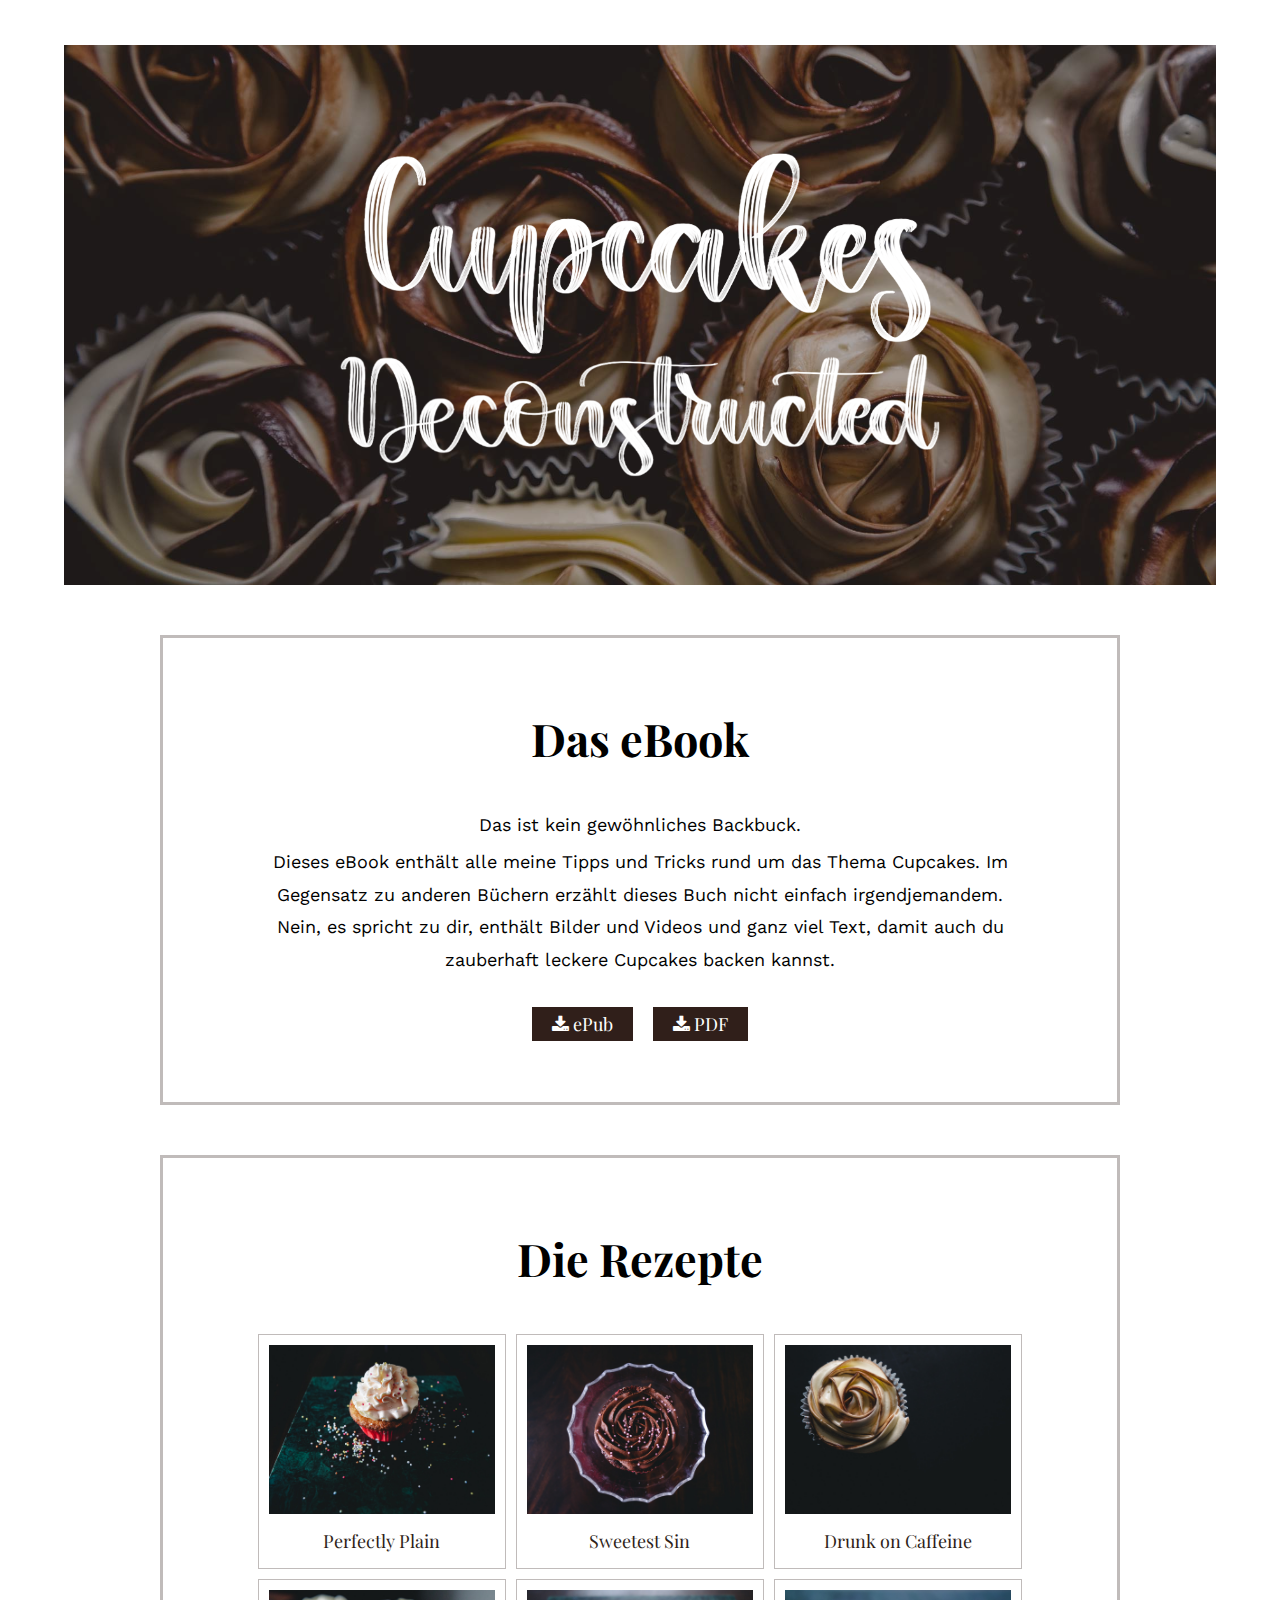
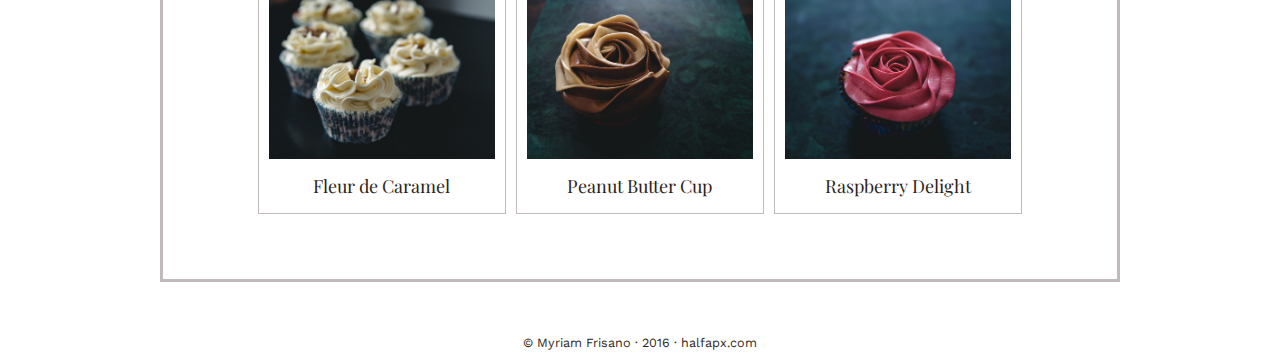
<file: index.html>
<!DOCTYPE html>
<html lang="de">
  <head>
    <meta charset="UTF-8">
    <meta http-equiv="expires" content="43200">
    <title>Cupcakes Deconstructed - Das eBook</title>
    <meta name="description" content="Die Website für das Cupcake Projekt von Myriam Frisano. Rezepte und ein interaktives eBook erwarten dich.">
    <meta name="viewport" content="width=device-width, initial-scale=1">
    <meta name="author" content="Myriam Frisano">
    <link rel="stylesheet" href="css/main.css">
    <link href="https://fonts.googleapis.com/css?family=Playfair+Display:400,400i,700,700i|Work+Sans:300" rel="stylesheet">
  </head>
  <!-- head end-->
  <body class="home">
    <header class="main-head"><img src="img/title.png"></header>
    <div class="content">
      <div class="container">
        <section>
          <h1>Das eBook</h1>
          <p>Das ist kein gewöhnliches Backbuck.</p>
          <p>Dieses eBook enthält alle meine Tipps und Tricks rund um das Thema Cupcakes. Im Gegensatz zu anderen Büchern erzählt dieses Buch nicht einfach irgendjemandem. Nein, es spricht zu dir, enthält Bilder und Videos und ganz viel Text, damit auch du zauberhaft leckere Cupcakes backen kannst.</p><br>
          <p><a class="btn" href="http://bit.ly/2iuCPLY" target="_blank"><i class="fa fa-download"></i> ePub</a><a class="btn" href="http://bit.ly/2hpx8Tk" target="_blank"><i class="fa fa-download"></i> PDF</a></p>
        </section>
        <section>
          <h1>Die Rezepte</h1>
          <div class="box-wrapper">
            <div id="plain"><a href="perfectly-plain.html"><img src="img/plain.jpg"><span class="name">Perfectly Plain</span></a></div>
            <div id="sin"><a href="sweetest-sin.html"><img src="img/sin.jpg"><span class="name">Sweetest Sin</span></a></div>
            <div id="drunk"><a href="drunk-on-caffeine.html"><img src="img/drunk.jpg"><span class="name">Drunk on Caffeine</span></a></div>
            <div id="caramel"><a href="fleur-de-caramel.html"><img src="img/caramel.jpg"><span class="name">Fleur de Caramel</span></a></div>
            <div id="pb"><a href="peanut-butter-cup.html"><img src="img/pb.jpg"><span class="name">Peanut Butter Cup</span></a></div>
            <div id="poppy"><a href="raspberry-delight.html"><img src="img/poppy.jpg"><span class="name">Raspberry Delight</span></a></div>
          </div>
        </section>
      </div>
    </div>
    <div class="foot">
      <p>&copy; Myriam Frisano &middot; 2016 &middot; <a href="http://halfapx.com" target="_blank">halfapx.com</a></p>
    </div>
    <script src="js/scripts.min.js"></script>
    <script>
    (function(i,s,o,g,r,a,m){i['GoogleAnalyticsObject']=r;i[r]=i[r]||function(){
    (i[r].q=i[r].q||[]).push(arguments)},i[r].l=1*new Date();a=s.createElement(o),
    m=s.getElementsByTagName(o)[0];a.async=1;a.src=g;m.parentNode.insertBefore(a,m)
    })(window,document,'script','//www.google-analytics.com/analytics.js','ga');
    ga('create', 'UA-64184849-1', 'auto');
     ga('send', 'pageview');
    </script>
  </body>
  <!-- body end-->
</html>
<!-- html end-->
</file>
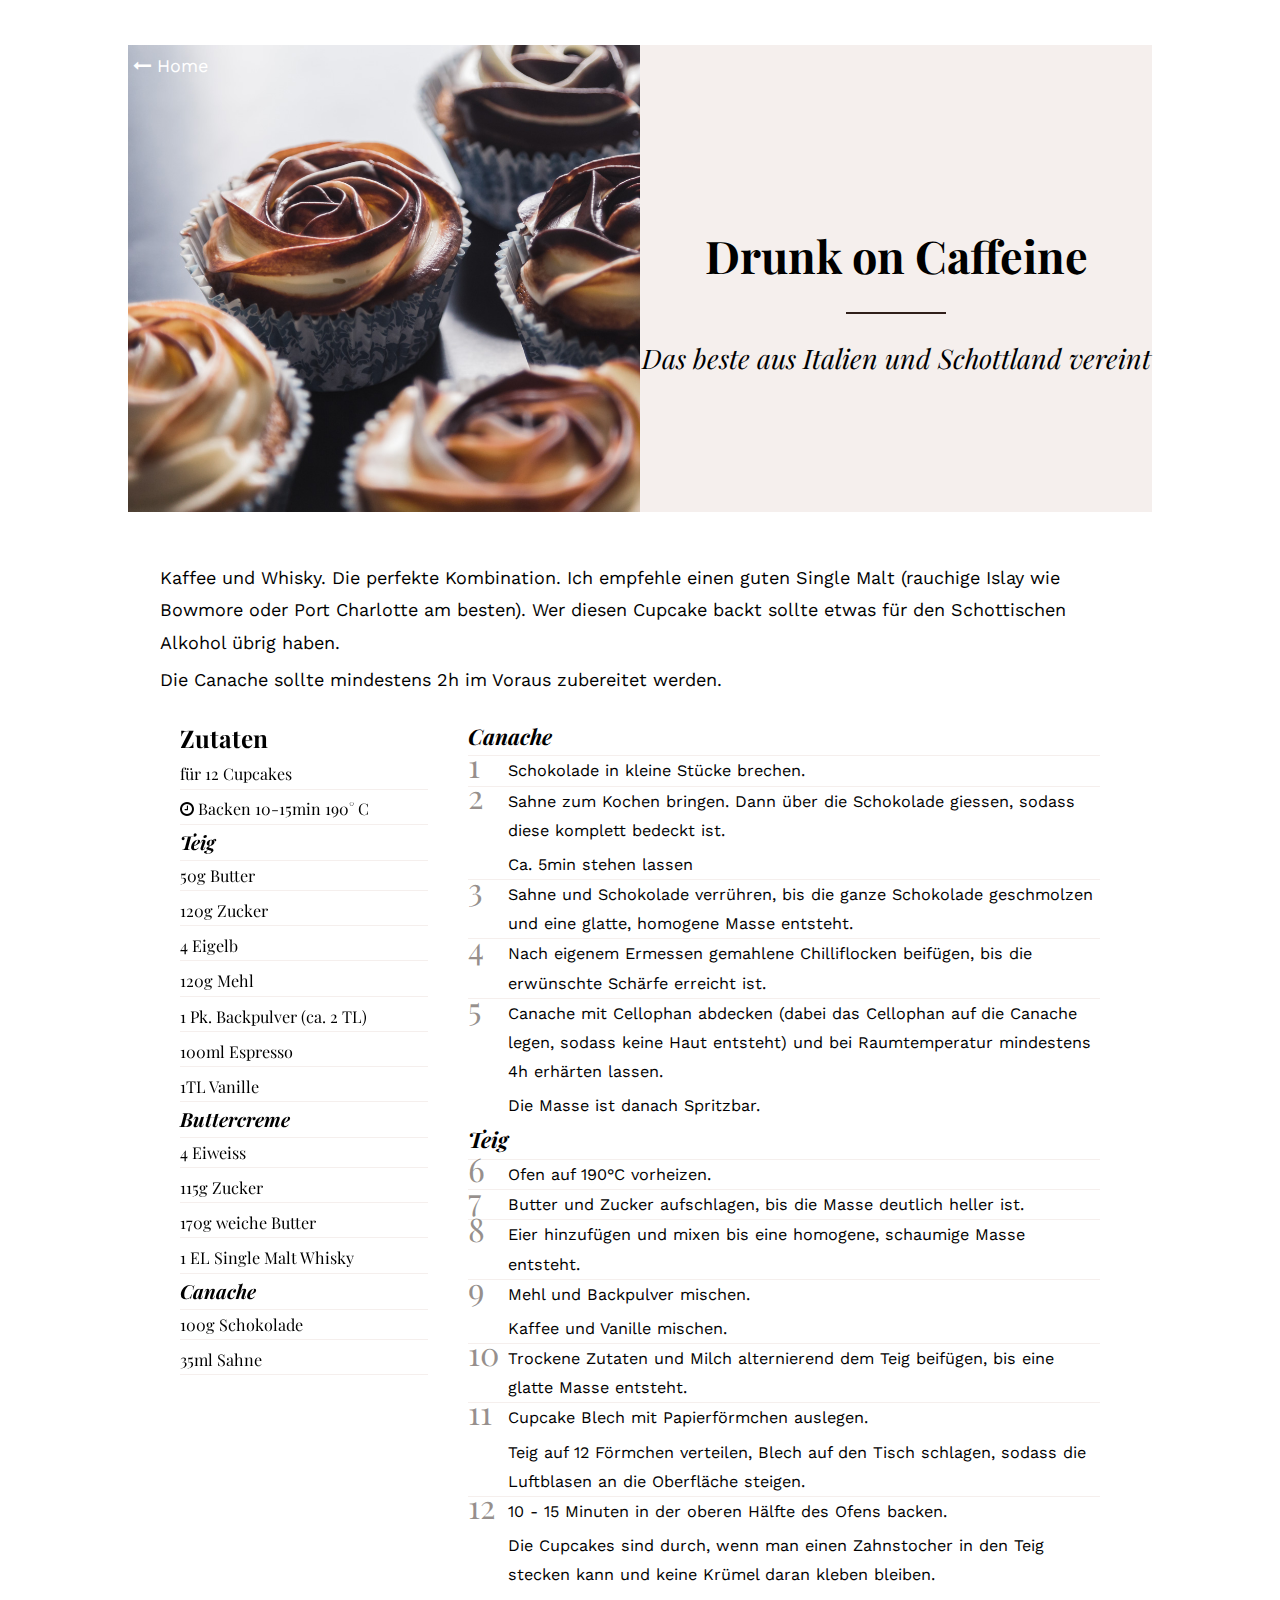
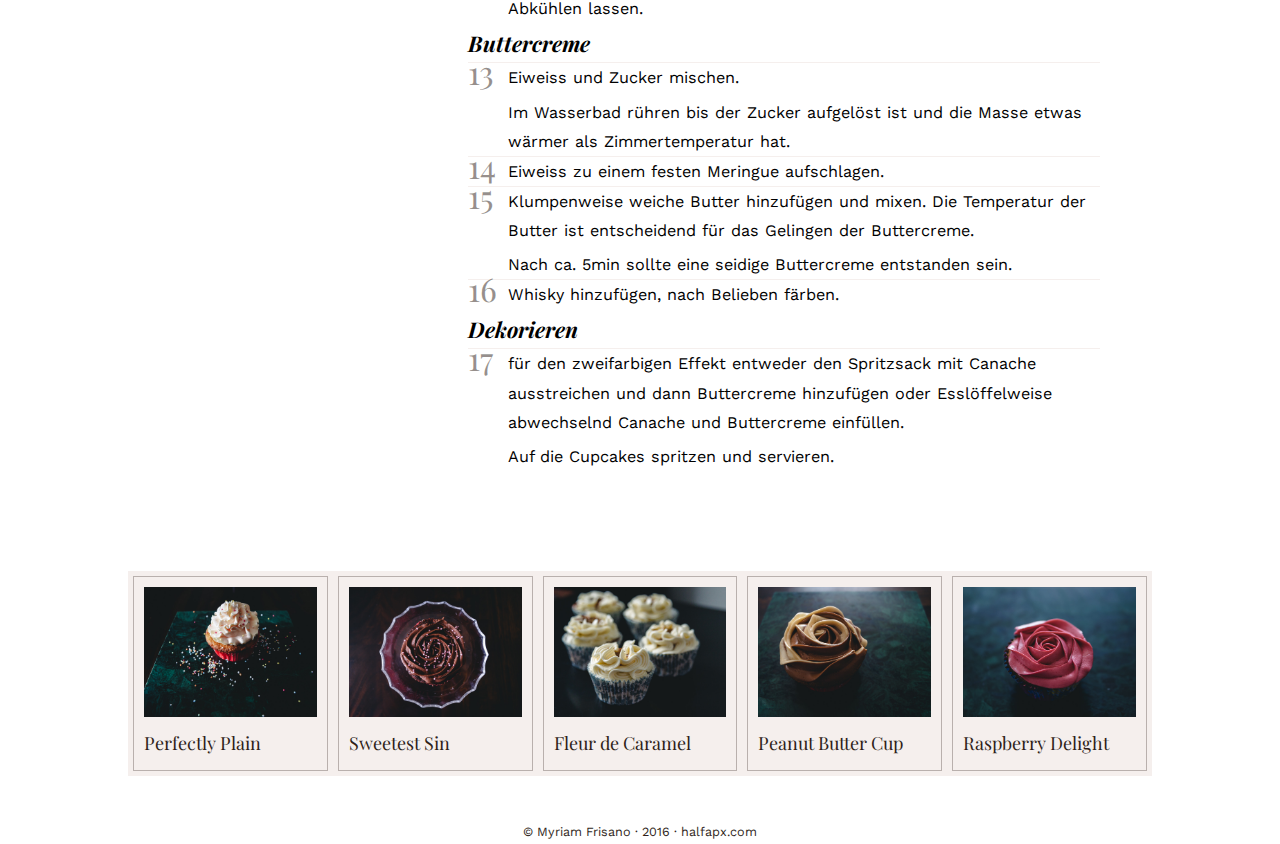
<file: drunk-on-caffeine.html>
<!DOCTYPE html>
<html lang="de">
  <head>
    <meta charset="UTF-8">
    <meta http-equiv="expires" content="43200">
    <title>Cupcakes Deconstructed - Das eBook</title>
    <meta name="description" content="Die Website für das Cupcake Projekt von Myriam Frisano. Rezepte und ein interaktives eBook erwarten dich.">
    <meta name="viewport" content="width=device-width, initial-scale=1">
    <meta name="author" content="Myriam Frisano">
    <link rel="stylesheet" href="css/main.css">
    <link href="https://fonts.googleapis.com/css?family=Playfair+Display:400,400i,700,700i|Work+Sans:300" rel="stylesheet">
  </head>
  <!-- head end-->
  <body class="drunk">
    <header class="recipe-head">
      <div><a href="index.html"><i class="fa fa-long-arrow-left"></i> Home</a><img src="img/drunk-main.jpg"></div>
      <div>
        <div class="title">
          <h1>Drunk on Caffeine</h1>
          <h2>Das beste aus Italien und Schottland vereint</h2>
        </div>
      </div>
    </header>
    <div class="content">
      <div class="container">
        <div class="teaser">
          <p>Kaffee und Whisky. Die perfekte Kombination. Ich empfehle einen guten Single Malt (rauchige Islay wie Bowmore oder Port Charlotte am besten). Wer diesen Cupcake backt sollte etwas für den Schottischen Alkohol übrig haben.</p>
          <p>Die Canache sollte mindestens 2h im Voraus zubereitet werden.</p>
        </div>
        <div class="recipe-wrapper">
          <div class="ingredients">
            <h3>Zutaten</h3>
            <p class="small"><span>für 12 Cupcakes</span></p>
            <p class="small"><i class="fa fa-clock-o"></i><span> Backen 10-15min 190° C</span></p>
            <h4>Teig</h4>
            <p>50g Butter</p>
            <p>120g Zucker</p>
            <p>4 Eigelb</p>
            <p>120g Mehl</p>
            <p>1 Pk. Backpulver (ca. 2 TL)</p>
            <p>100ml Espresso</p>
            <p>1TL Vanille</p>
            <h4>Buttercreme</h4>
            <p>4 Eiweiss</p>
            <p>115g Zucker</p>
            <p>170g weiche Butter</p>
            <p>1 EL Single Malt Whisky</p>
            <h4>Canache</h4>
            <p>100g Schokolade</p>
            <p>35ml Sahne</p>
          </div>
          <div class="directions">
            <h4>Canache</h4>
            <div class="step">
              <p>Schokolade in kleine Stücke brechen.</p>
            </div>
            <div class="step">
              <p>Sahne zum Kochen bringen. Dann über die Schokolade giessen, sodass diese komplett bedeckt ist.</p>
              <p>Ca. 5min stehen lassen</p>
            </div>
            <div class="step">
              <p>Sahne und Schokolade verrühren, bis die ganze Schokolade geschmolzen und eine glatte, homogene Masse entsteht.</p>
            </div>
            <div class="step">
              <p>Nach eigenem Ermessen gemahlene Chilliflocken beifügen, bis die erwünschte Schärfe erreicht ist.</p>
            </div>
            <div class="step">
              <p>Canache mit Cellophan abdecken (dabei das Cellophan auf die Canache legen, sodass keine Haut entsteht) und bei Raumtemperatur mindestens 4h erhärten lassen.</p>
              <p>Die Masse ist danach Spritzbar.</p>
            </div>
            <h4>Teig</h4>
            <div class="step">
              <p>Ofen auf 190°C vorheizen.</p>
            </div>
            <div class="step">
              <p>Butter und Zucker aufschlagen, bis die Masse deutlich heller ist.</p>
            </div>
            <div class="step">
              <p>Eier hinzufügen und mixen bis eine homogene, schaumige Masse entsteht.</p>
            </div>
            <div class="step">
              <p>Mehl und Backpulver mischen.</p>
              <p>Kaffee und Vanille mischen.</p>
            </div>
            <div class="step">
              <p>Trockene Zutaten und Milch alternierend dem Teig beifügen, bis eine glatte Masse entsteht.</p>
            </div>
            <div class="step">
              <p>Cupcake Blech mit Papierförmchen auslegen.</p>
              <p>Teig auf 12 Förmchen verteilen, Blech auf den Tisch schlagen, sodass die Luftblasen an die Oberfläche steigen.</p>
            </div>
            <div class="step">
              <p>10 - 15 Minuten in der oberen Hälfte des Ofens backen.</p>
              <p>Die Cupcakes sind durch, wenn man einen Zahnstocher in den Teig stecken kann und keine Krümel daran kleben bleiben.</p>
              <p>Abkühlen lassen.</p>
            </div>
            <h4>Buttercreme</h4>
            <div class="step">
              <p>Eiweiss und Zucker mischen.</p>
              <p>Im Wasserbad rühren bis der Zucker aufgelöst ist und die Masse etwas wärmer als Zimmertemperatur hat.</p>
            </div>
            <div class="step">
              <p>Eiweiss zu einem festen Meringue aufschlagen.</p>
            </div>
            <div class="step">
              <p>Klumpenweise weiche Butter hinzufügen und mixen. Die Temperatur der Butter ist entscheidend für das Gelingen der Buttercreme.</p>
              <p>Nach ca. 5min sollte eine seidige Buttercreme entstanden sein.</p>
            </div>
            <div class="step">
              <p>Whisky hinzufügen, nach Belieben färben.</p>
            </div>
            <h4>Dekorieren</h4>
            <div class="step">
              <p>für den zweifarbigen Effekt entweder den Spritzsack mit Canache ausstreichen und dann Buttercreme hinzufügen oder Esslöffelweise abwechselnd Canache und Buttercreme einfüllen.</p>
              <p>Auf die Cupcakes spritzen und servieren.</p>
            </div>
          </div>
        </div>
      </div>
    </div>
    <div class="more">
      <div class="box-wrapper">
        <div id="plain"><a href="perfectly-plain.html"><img src="img/plain.jpg"><span class="name">Perfectly Plain</span></a></div>
        <div id="sin"><a href="sweetest-sin.html"><img src="img/sin.jpg"><span class="name">Sweetest Sin</span></a></div>
        <div id="drunk"><a href="drunk-on-caffeine.html"><img src="img/drunk.jpg"><span class="name">Drunk on Caffeine</span></a></div>
        <div id="caramel"><a href="fleur-de-caramel.html"><img src="img/caramel.jpg"><span class="name">Fleur de Caramel</span></a></div>
        <div id="pb"><a href="peanut-butter-cup.html"><img src="img/pb.jpg"><span class="name">Peanut Butter Cup</span></a></div>
        <div id="poppy"><a href="raspberry-delight.html"><img src="img/poppy.jpg"><span class="name">Raspberry Delight</span></a></div>
      </div>
    </div>
    <div class="foot">
      <p>&copy; Myriam Frisano &middot; 2016 &middot; <a href="http://halfapx.com" target="_blank">halfapx.com</a></p>
    </div>
    <script src="js/scripts.min.js"></script>
    <script>
    (function(i,s,o,g,r,a,m){i['GoogleAnalyticsObject']=r;i[r]=i[r]||function(){
    (i[r].q=i[r].q||[]).push(arguments)},i[r].l=1*new Date();a=s.createElement(o),
    m=s.getElementsByTagName(o)[0];a.async=1;a.src=g;m.parentNode.insertBefore(a,m)
    })(window,document,'script','//www.google-analytics.com/analytics.js','ga');
    ga('create', 'UA-64184849-1', 'auto');
     ga('send', 'pageview');
    </script>
  </body>
  <!-- body end-->
</html>
<!-- html end-->
</file>
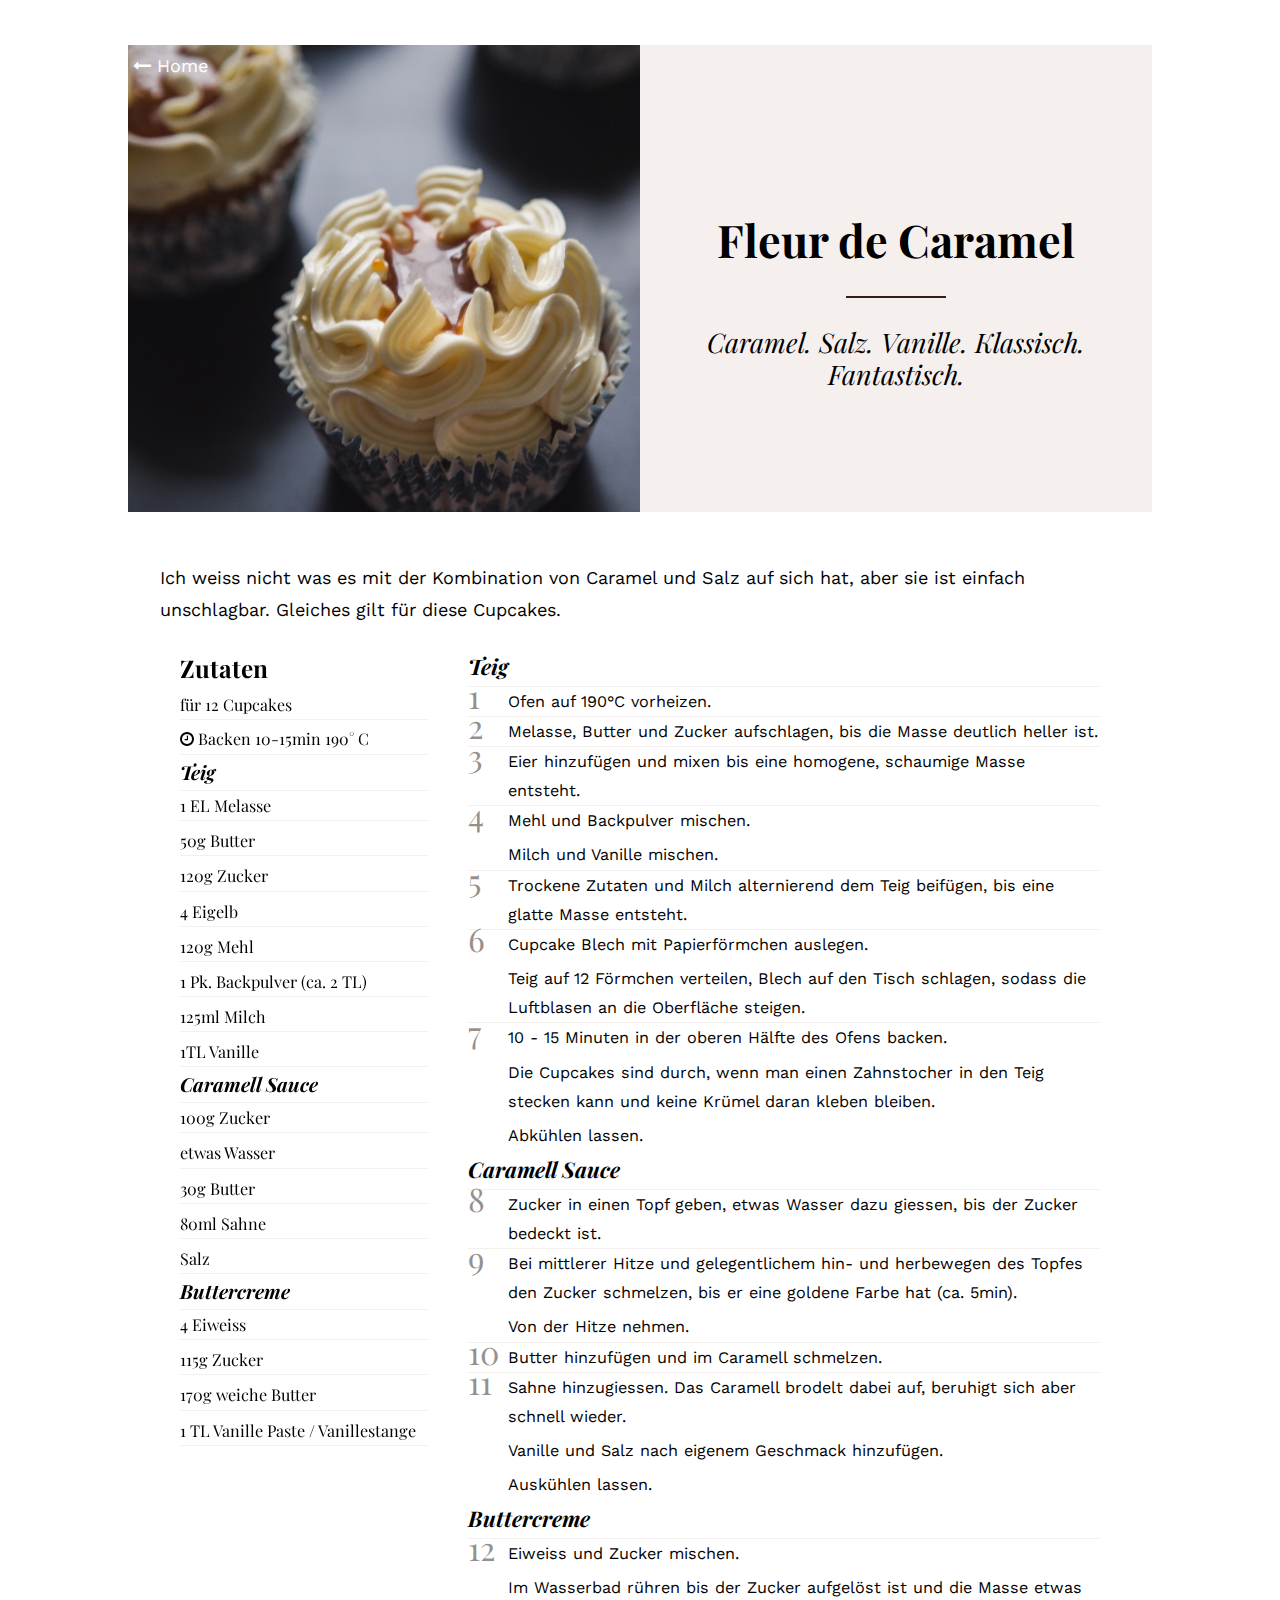
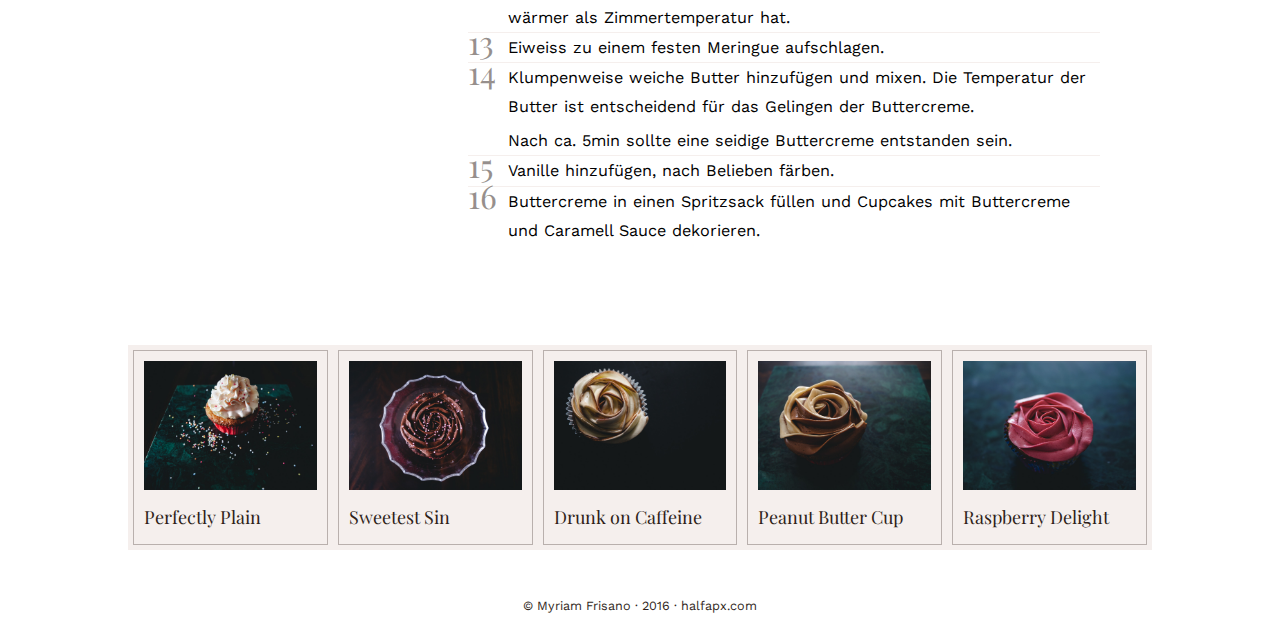
<file: fleur-de-caramel.html>
<!DOCTYPE html>
<html lang="de">
  <head>
    <meta charset="UTF-8">
    <meta http-equiv="expires" content="43200">
    <title>Cupcakes Deconstructed - Das eBook</title>
    <meta name="description" content="Die Website für das Cupcake Projekt von Myriam Frisano. Rezepte und ein interaktives eBook erwarten dich.">
    <meta name="viewport" content="width=device-width, initial-scale=1">
    <meta name="author" content="Myriam Frisano">
    <link rel="stylesheet" href="css/main.css">
    <link href="https://fonts.googleapis.com/css?family=Playfair+Display:400,400i,700,700i|Work+Sans:300" rel="stylesheet">
  </head>
  <!-- head end-->
  <body class="caramel">
    <header class="recipe-head">
      <div><a href="index.html"><i class="fa fa-long-arrow-left"></i> Home</a><img src="img/caramel-main.jpg"></div>
      <div>
        <div class="title">
          <h1>Fleur de Caramel</h1>
          <h2>Caramel. Salz. Vanille. Klassisch. Fantastisch.</h2>
        </div>
      </div>
    </header>
    <div class="content">
      <div class="container">
        <div class="teaser">
          <p>Ich weiss nicht was es mit der Kombination von Caramel und Salz auf sich hat, aber sie ist einfach unschlagbar. Gleiches gilt für diese Cupcakes.</p>
        </div>
        <div class="recipe-wrapper">
          <div class="ingredients">
            <h3>Zutaten</h3>
            <p class="small"><span>für 12 Cupcakes</span></p>
            <p class="small"><i class="fa fa-clock-o"></i><span> Backen 10-15min 190° C</span></p>
            <h4>Teig</h4>
            <p>1 EL Melasse</p>
            <p>50g Butter</p>
            <p>120g Zucker</p>
            <p>4 Eigelb</p>
            <p>120g Mehl</p>
            <p>1 Pk. Backpulver (ca. 2 TL)</p>
            <p>125ml Milch</p>
            <p>1TL Vanille</p>
            <h4>Caramell Sauce</h4>
            <p>100g Zucker</p>
            <p>etwas Wasser</p>
            <p>30g Butter</p>
            <p>80ml Sahne</p>
            <p>Salz</p>
            <h4>Buttercreme</h4>
            <p>4 Eiweiss</p>
            <p>115g Zucker</p>
            <p>170g weiche Butter</p>
            <p>1 TL Vanille Paste / Vanillestange</p>
          </div>
          <div class="directions">
            <h4>Teig</h4>
            <div class="step">
              <p>Ofen auf 190°C vorheizen.</p>
            </div>
            <div class="step">
              <p>Melasse, Butter und Zucker aufschlagen, bis die Masse deutlich heller ist.</p>
            </div>
            <div class="step">
              <p>Eier hinzufügen und mixen bis eine homogene, schaumige Masse entsteht.</p>
            </div>
            <div class="step">
              <p>Mehl und Backpulver mischen.</p>
              <p>Milch und Vanille mischen.</p>
            </div>
            <div class="step">
              <p>Trockene Zutaten und Milch alternierend dem Teig beifügen, bis eine glatte Masse entsteht.</p>
            </div>
            <div class="step">
              <p>Cupcake Blech mit Papierförmchen auslegen.</p>
              <p>Teig auf 12 Förmchen verteilen, Blech auf den Tisch schlagen, sodass die Luftblasen an die Oberfläche steigen.</p>
            </div>
            <div class="step">
              <p>10 - 15 Minuten in der oberen Hälfte des Ofens backen.</p>
              <p>Die Cupcakes sind durch, wenn man einen Zahnstocher in den Teig stecken kann und keine Krümel daran kleben bleiben.</p>
              <p>Abkühlen lassen.</p>
            </div>
            <h4>Caramell Sauce</h4>
            <div class="step">
              <p>Zucker in einen Topf geben, etwas Wasser dazu giessen, bis der Zucker bedeckt ist.</p>
            </div>
            <div class="step">
              <p>Bei mittlerer Hitze und gelegentlichem hin- und herbewegen des Topfes den Zucker schmelzen, bis er eine goldene Farbe hat (ca. 5min).</p>
              <p>Von der Hitze nehmen.</p>
            </div>
            <div class="step">
              <p>Butter hinzufügen und im Caramell schmelzen.</p>
            </div>
            <div class="step">
              <p>Sahne hinzugiessen. Das Caramell brodelt dabei auf, beruhigt sich aber schnell wieder.</p>
              <p>Vanille und Salz nach eigenem Geschmack hinzufügen.</p>
              <p>Auskühlen lassen.</p>
            </div>
            <h4>Buttercreme</h4>
            <div class="step">
              <p>Eiweiss und Zucker mischen.</p>
              <p>Im Wasserbad rühren bis der Zucker aufgelöst ist und die Masse etwas wärmer als Zimmertemperatur hat.</p>
            </div>
            <div class="step">
              <p>Eiweiss zu einem festen Meringue aufschlagen.</p>
            </div>
            <div class="step">
              <p>Klumpenweise weiche Butter hinzufügen und mixen. Die Temperatur der Butter ist entscheidend für das Gelingen der Buttercreme.</p>
              <p>Nach ca. 5min sollte eine seidige Buttercreme entstanden sein.</p>
            </div>
            <div class="step">
              <p>Vanille hinzufügen, nach Belieben färben.</p>
            </div>
            <div class="step">
              <p>Buttercreme in einen Spritzsack füllen und Cupcakes mit Buttercreme und Caramell Sauce dekorieren.</p>
            </div>
          </div>
        </div>
      </div>
    </div>
    <div class="more">
      <div class="box-wrapper">
        <div id="plain"><a href="perfectly-plain.html"><img src="img/plain.jpg"><span class="name">Perfectly Plain</span></a></div>
        <div id="sin"><a href="sweetest-sin.html"><img src="img/sin.jpg"><span class="name">Sweetest Sin</span></a></div>
        <div id="drunk"><a href="drunk-on-caffeine.html"><img src="img/drunk.jpg"><span class="name">Drunk on Caffeine</span></a></div>
        <div id="caramel"><a href="fleur-de-caramel.html"><img src="img/caramel.jpg"><span class="name">Fleur de Caramel</span></a></div>
        <div id="pb"><a href="peanut-butter-cup.html"><img src="img/pb.jpg"><span class="name">Peanut Butter Cup</span></a></div>
        <div id="poppy"><a href="raspberry-delight.html"><img src="img/poppy.jpg"><span class="name">Raspberry Delight</span></a></div>
      </div>
    </div>
    <div class="foot">
      <p>&copy; Myriam Frisano &middot; 2016 &middot; <a href="http://halfapx.com" target="_blank">halfapx.com</a></p>
    </div>
    <script src="js/scripts.min.js"></script>
    <script>
    (function(i,s,o,g,r,a,m){i['GoogleAnalyticsObject']=r;i[r]=i[r]||function(){
    (i[r].q=i[r].q||[]).push(arguments)},i[r].l=1*new Date();a=s.createElement(o),
    m=s.getElementsByTagName(o)[0];a.async=1;a.src=g;m.parentNode.insertBefore(a,m)
    })(window,document,'script','//www.google-analytics.com/analytics.js','ga');
    ga('create', 'UA-64184849-1', 'auto');
     ga('send', 'pageview');
    </script>
  </body>
  <!-- body end-->
</html>
<!-- html end-->
</file>
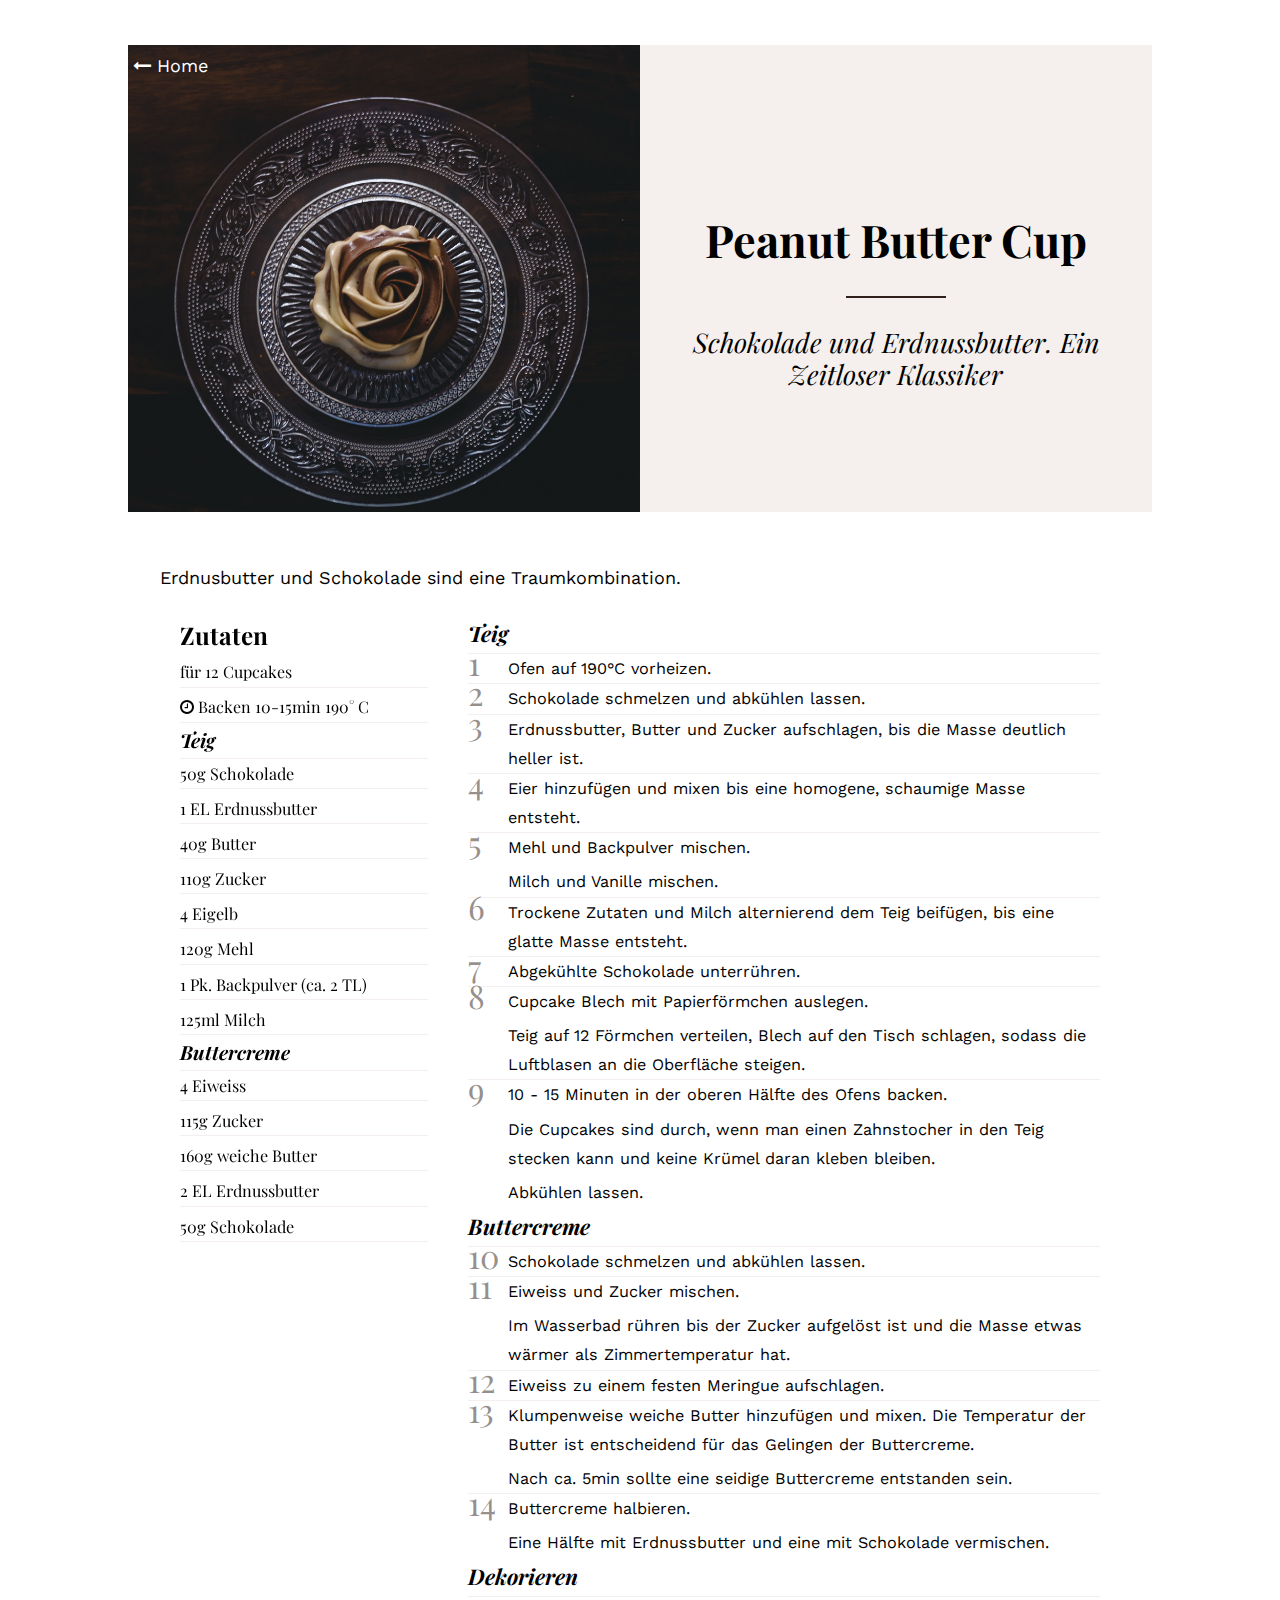
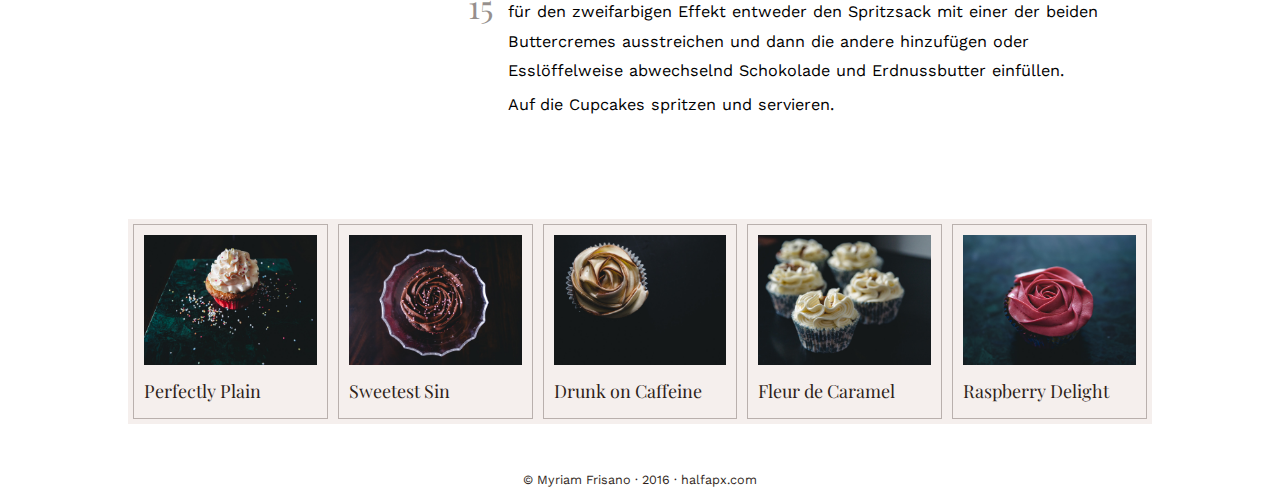
<file: peanut-butter-cup.html>
<!DOCTYPE html>
<html lang="de">
  <head>
    <meta charset="UTF-8">
    <meta http-equiv="expires" content="43200">
    <title>Cupcakes Deconstructed - Das eBook</title>
    <meta name="description" content="Die Website für das Cupcake Projekt von Myriam Frisano. Rezepte und ein interaktives eBook erwarten dich.">
    <meta name="viewport" content="width=device-width, initial-scale=1">
    <meta name="author" content="Myriam Frisano">
    <link rel="stylesheet" href="css/main.css">
    <link href="https://fonts.googleapis.com/css?family=Playfair+Display:400,400i,700,700i|Work+Sans:300" rel="stylesheet">
  </head>
  <!-- head end-->
  <body class="pb">
    <header class="recipe-head">
      <div><a href="index.html"><i class="fa fa-long-arrow-left"></i> Home</a><img src="img/pb-main.jpg"></div>
      <div>
        <div class="title">
          <h1>Peanut Butter Cup</h1>
          <h2>Schokolade und Erdnussbutter. Ein Zeitloser Klassiker</h2>
        </div>
      </div>
    </header>
    <div class="content">
      <div class="container">
        <div class="teaser">
          <p>Erdnusbutter und Schokolade sind eine Traumkombination.</p>
        </div>
        <div class="recipe-wrapper">
          <div class="ingredients">
            <h3>Zutaten</h3>
            <p class="small"><span>für 12 Cupcakes</span></p>
            <p class="small"><i class="fa fa-clock-o"></i><span> Backen 10-15min 190° C</span></p>
            <h4>Teig</h4>
            <p>50g Schokolade</p>
            <p>1 EL Erdnussbutter</p>
            <p>40g Butter</p>
            <p>110g Zucker</p>
            <p>4 Eigelb</p>
            <p>120g Mehl</p>
            <p>1 Pk. Backpulver (ca. 2 TL)</p>
            <p>125ml Milch</p>
            <h4>Buttercreme</h4>
            <p>4 Eiweiss</p>
            <p>115g Zucker</p>
            <p>160g weiche Butter</p>
            <p>2 EL Erdnussbutter</p>
            <p>50g Schokolade</p>
          </div>
          <div class="directions">
            <h4>Teig</h4>
            <div class="step">
              <p>Ofen auf 190°C vorheizen.</p>
            </div>
            <div class="step">
              <p>Schokolade schmelzen und abkühlen lassen.</p>
            </div>
            <div class="step">
              <p>Erdnussbutter, Butter und Zucker aufschlagen, bis die Masse deutlich heller ist.</p>
            </div>
            <div class="step">
              <p>Eier hinzufügen und mixen bis eine homogene, schaumige Masse entsteht.</p>
            </div>
            <div class="step">
              <p>Mehl und Backpulver mischen.</p>
              <p>Milch und Vanille mischen.</p>
            </div>
            <div class="step">
              <p>Trockene Zutaten und Milch alternierend dem Teig beifügen, bis eine glatte Masse entsteht.</p>
            </div>
            <div class="step">
              <p>Abgekühlte Schokolade unterrühren.</p>
            </div>
            <div class="step">
              <p>Cupcake Blech mit Papierförmchen auslegen.</p>
              <p>Teig auf 12 Förmchen verteilen, Blech auf den Tisch schlagen, sodass die Luftblasen an die Oberfläche steigen.</p>
            </div>
            <div class="step">
              <p>10 - 15 Minuten in der oberen Hälfte des Ofens backen.</p>
              <p>Die Cupcakes sind durch, wenn man einen Zahnstocher in den Teig stecken kann und keine Krümel daran kleben bleiben.</p>
              <p>Abkühlen lassen.</p>
            </div>
            <h4>Buttercreme</h4>
            <div class="step">
              <p>Schokolade schmelzen und abkühlen lassen.</p>
            </div>
            <div class="step">
              <p>Eiweiss und Zucker mischen.</p>
              <p>Im Wasserbad rühren bis der Zucker aufgelöst ist und die Masse etwas wärmer als Zimmertemperatur hat.</p>
            </div>
            <div class="step">
              <p>Eiweiss zu einem festen Meringue aufschlagen.</p>
            </div>
            <div class="step">
              <p>Klumpenweise weiche Butter hinzufügen und mixen. Die Temperatur der Butter ist entscheidend für das Gelingen der Buttercreme.</p>
              <p>Nach ca. 5min sollte eine seidige Buttercreme entstanden sein.</p>
            </div>
            <div class="step">
              <p>Buttercreme halbieren.</p>
              <p>Eine Hälfte mit Erdnussbutter und eine mit Schokolade vermischen.</p>
            </div>
            <h4>Dekorieren</h4>
            <div class="step">
              <p>für den zweifarbigen Effekt entweder den Spritzsack mit einer der beiden Buttercremes ausstreichen und dann die andere hinzufügen oder Esslöffelweise abwechselnd Schokolade und Erdnussbutter einfüllen.</p>
              <p>Auf die Cupcakes spritzen und servieren.</p>
            </div>
          </div>
        </div>
      </div>
    </div>
    <div class="more">
      <div class="box-wrapper">
        <div id="plain"><a href="perfectly-plain.html"><img src="img/plain.jpg"><span class="name">Perfectly Plain</span></a></div>
        <div id="sin"><a href="sweetest-sin.html"><img src="img/sin.jpg"><span class="name">Sweetest Sin</span></a></div>
        <div id="drunk"><a href="drunk-on-caffeine.html"><img src="img/drunk.jpg"><span class="name">Drunk on Caffeine</span></a></div>
        <div id="caramel"><a href="fleur-de-caramel.html"><img src="img/caramel.jpg"><span class="name">Fleur de Caramel</span></a></div>
        <div id="pb"><a href="peanut-butter-cup.html"><img src="img/pb.jpg"><span class="name">Peanut Butter Cup</span></a></div>
        <div id="poppy"><a href="raspberry-delight.html"><img src="img/poppy.jpg"><span class="name">Raspberry Delight</span></a></div>
      </div>
    </div>
    <div class="foot">
      <p>&copy; Myriam Frisano &middot; 2016 &middot; <a href="http://halfapx.com" target="_blank">halfapx.com</a></p>
    </div>
    <script src="js/scripts.min.js"></script>
    <script>
    (function(i,s,o,g,r,a,m){i['GoogleAnalyticsObject']=r;i[r]=i[r]||function(){
    (i[r].q=i[r].q||[]).push(arguments)},i[r].l=1*new Date();a=s.createElement(o),
    m=s.getElementsByTagName(o)[0];a.async=1;a.src=g;m.parentNode.insertBefore(a,m)
    })(window,document,'script','//www.google-analytics.com/analytics.js','ga');
    ga('create', 'UA-64184849-1', 'auto');
     ga('send', 'pageview');
    </script>
  </body>
  <!-- body end-->
</html>
<!-- html end-->
</file>
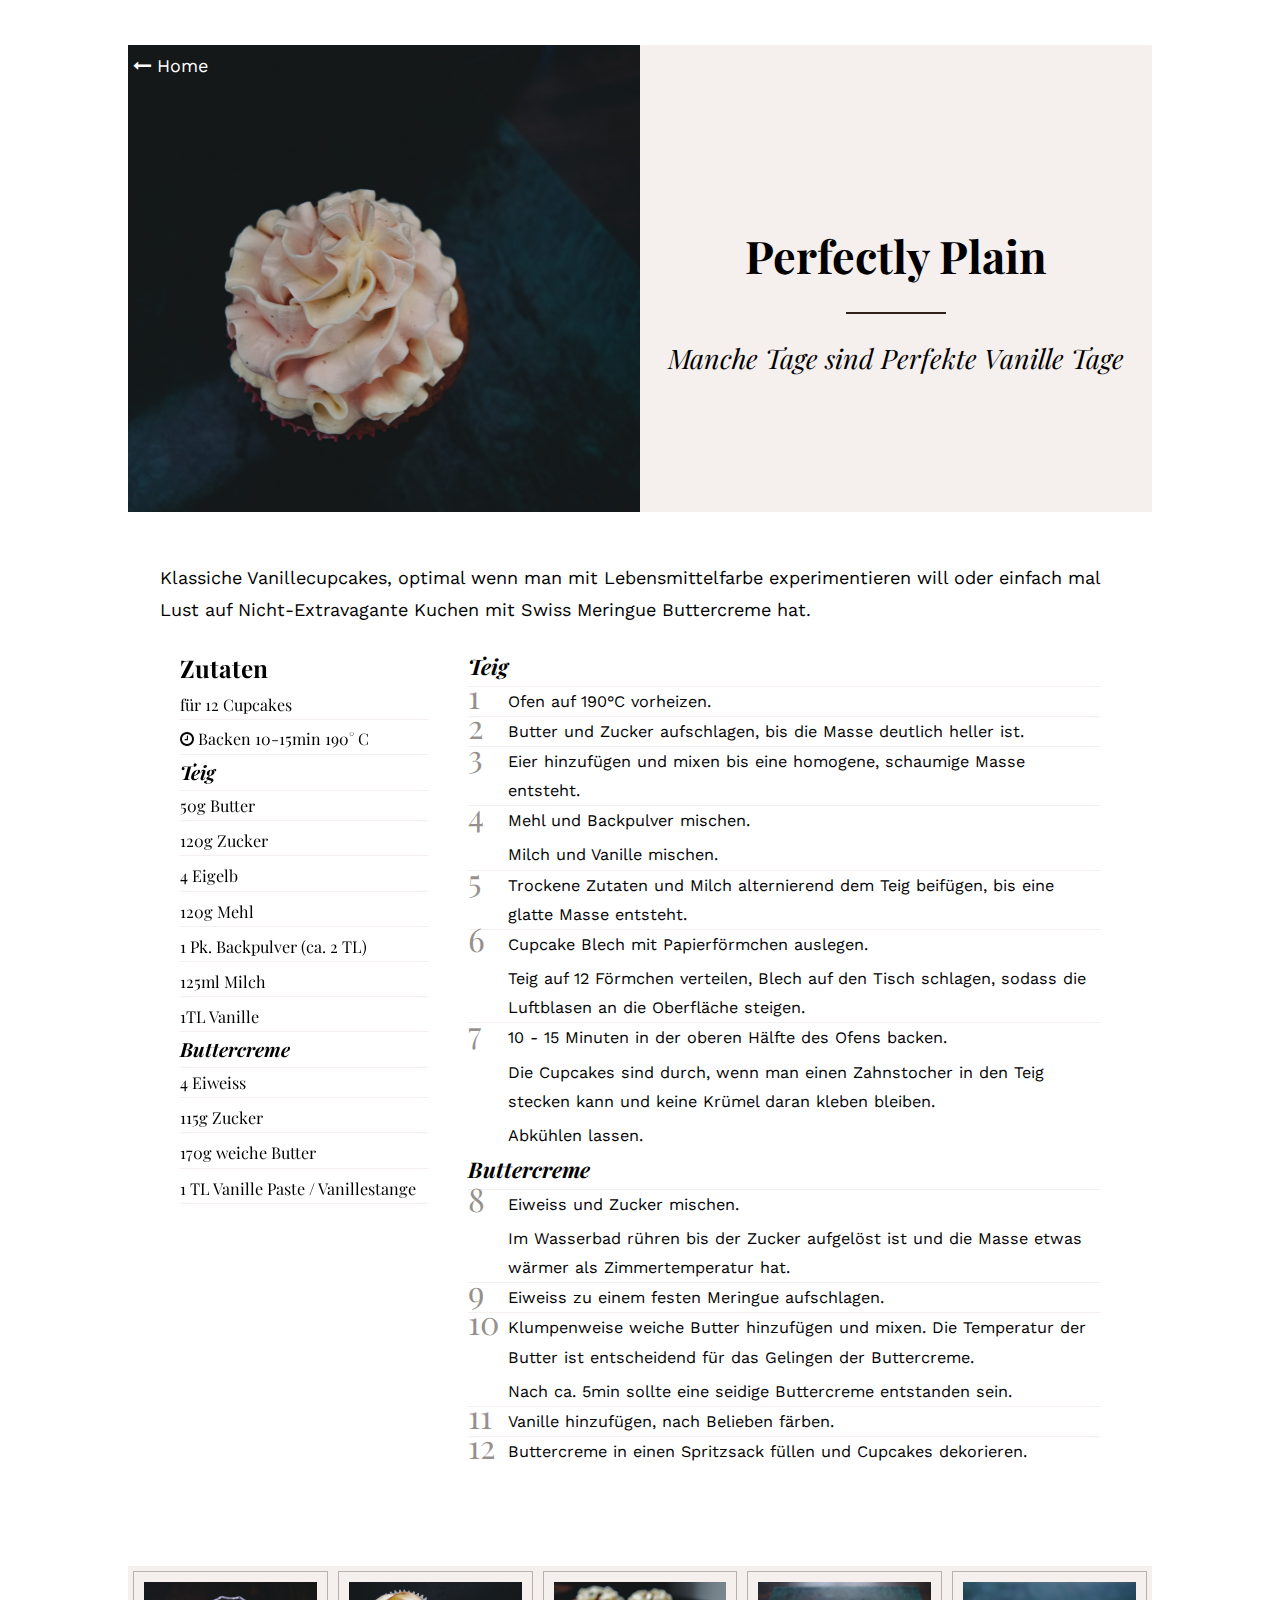
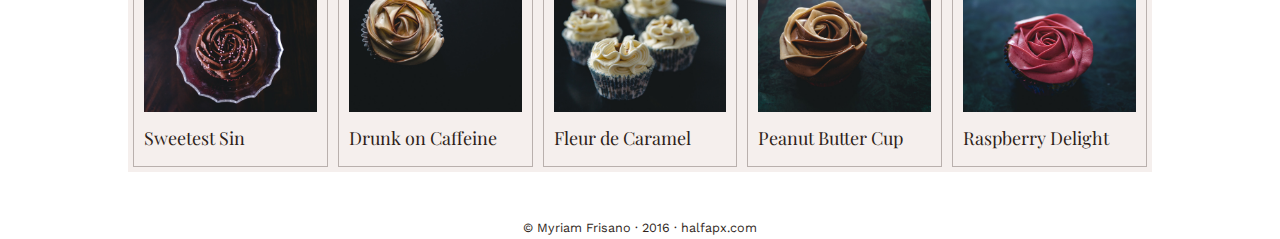
<file: perfectly-plain.html>
<!DOCTYPE html>
<html lang="de">
  <head>
    <meta charset="UTF-8">
    <meta http-equiv="expires" content="43200">
    <title>Cupcakes Deconstructed - Das eBook</title>
    <meta name="description" content="Die Website für das Cupcake Projekt von Myriam Frisano. Rezepte und ein interaktives eBook erwarten dich.">
    <meta name="viewport" content="width=device-width, initial-scale=1">
    <meta name="author" content="Myriam Frisano">
    <link rel="stylesheet" href="css/main.css">
    <link href="https://fonts.googleapis.com/css?family=Playfair+Display:400,400i,700,700i|Work+Sans:300" rel="stylesheet">
  </head>
  <!-- head end-->
  <body class="plain">
    <header class="recipe-head">
      <div><a href="index.html"><i class="fa fa-long-arrow-left"></i> Home</a><img src="img/plain-main.jpg"></div>
      <div>
        <div class="title">
          <h1>Perfectly Plain</h1>
          <h2>Manche Tage sind Perfekte Vanille Tage</h2>
        </div>
      </div>
    </header>
    <div class="content">
      <div class="container">
        <div class="teaser">
          <p>Klassiche Vanillecupcakes, optimal wenn man mit Lebensmittelfarbe experimentieren will oder einfach mal Lust auf Nicht-Extravagante Kuchen mit Swiss Meringue Buttercreme hat.</p>
        </div>
        <div class="recipe-wrapper">
          <div class="ingredients">
            <h3>Zutaten</h3>
            <p class="small"><span>für 12 Cupcakes</span></p>
            <p class="small"><i class="fa fa-clock-o"></i><span> Backen 10-15min 190° C</span></p>
            <h4>Teig</h4>
            <p>50g Butter</p>
            <p>120g Zucker</p>
            <p>4 Eigelb</p>
            <p>120g Mehl</p>
            <p>1 Pk. Backpulver (ca. 2 TL)</p>
            <p>125ml Milch</p>
            <p>1TL Vanille</p>
            <h4>Buttercreme</h4>
            <p>4 Eiweiss</p>
            <p>115g Zucker</p>
            <p>170g weiche Butter</p>
            <p>1 TL Vanille Paste / Vanillestange</p>
          </div>
          <div class="directions">
            <h4>Teig</h4>
            <div class="step">
              <p>Ofen auf 190°C vorheizen.</p>
            </div>
            <div class="step">
              <p>Butter und Zucker aufschlagen, bis die Masse deutlich heller ist.</p>
            </div>
            <div class="step">
              <p>Eier hinzufügen und mixen bis eine homogene, schaumige Masse entsteht.</p>
            </div>
            <div class="step">
              <p>Mehl und Backpulver mischen.</p>
              <p>Milch und Vanille mischen.</p>
            </div>
            <div class="step">
              <p>Trockene Zutaten und Milch alternierend dem Teig beifügen, bis eine glatte Masse entsteht.</p>
            </div>
            <div class="step">
              <p>Cupcake Blech mit Papierförmchen auslegen.</p>
              <p>Teig auf 12 Förmchen verteilen, Blech auf den Tisch schlagen, sodass die Luftblasen an die Oberfläche steigen.</p>
            </div>
            <div class="step">
              <p>10 - 15 Minuten in der oberen Hälfte des Ofens backen.</p>
              <p>Die Cupcakes sind durch, wenn man einen Zahnstocher in den Teig stecken kann und keine Krümel daran kleben bleiben.</p>
              <p>Abkühlen lassen.</p>
            </div>
            <h4>Buttercreme</h4>
            <div class="step">
              <p>Eiweiss und Zucker mischen.</p>
              <p>Im Wasserbad rühren bis der Zucker aufgelöst ist und die Masse etwas wärmer als Zimmertemperatur hat.</p>
            </div>
            <div class="step">
              <p>Eiweiss zu einem festen Meringue aufschlagen.</p>
            </div>
            <div class="step">
              <p>Klumpenweise weiche Butter hinzufügen und mixen. Die Temperatur der Butter ist entscheidend für das Gelingen der Buttercreme.</p>
              <p>Nach ca. 5min sollte eine seidige Buttercreme entstanden sein.</p>
            </div>
            <div class="step">
              <p>Vanille hinzufügen, nach Belieben färben.</p>
            </div>
            <div class="step">
              <p>Buttercreme in einen Spritzsack füllen und Cupcakes dekorieren.</p>
            </div>
          </div>
        </div>
      </div>
    </div>
    <div class="more">
      <div class="box-wrapper">
        <div id="plain"><a href="perfectly-plain.html"><img src="img/plain.jpg"><span class="name">Perfectly Plain</span></a></div>
        <div id="sin"><a href="sweetest-sin.html"><img src="img/sin.jpg"><span class="name">Sweetest Sin</span></a></div>
        <div id="drunk"><a href="drunk-on-caffeine.html"><img src="img/drunk.jpg"><span class="name">Drunk on Caffeine</span></a></div>
        <div id="caramel"><a href="fleur-de-caramel.html"><img src="img/caramel.jpg"><span class="name">Fleur de Caramel</span></a></div>
        <div id="pb"><a href="peanut-butter-cup.html"><img src="img/pb.jpg"><span class="name">Peanut Butter Cup</span></a></div>
        <div id="poppy"><a href="raspberry-delight.html"><img src="img/poppy.jpg"><span class="name">Raspberry Delight</span></a></div>
      </div>
    </div>
    <div class="foot">
      <p>&copy; Myriam Frisano &middot; 2016 &middot; <a href="http://halfapx.com" target="_blank">halfapx.com</a></p>
    </div>
    <script src="js/scripts.min.js"></script>
    <script>
    (function(i,s,o,g,r,a,m){i['GoogleAnalyticsObject']=r;i[r]=i[r]||function(){
    (i[r].q=i[r].q||[]).push(arguments)},i[r].l=1*new Date();a=s.createElement(o),
    m=s.getElementsByTagName(o)[0];a.async=1;a.src=g;m.parentNode.insertBefore(a,m)
    })(window,document,'script','//www.google-analytics.com/analytics.js','ga');
    ga('create', 'UA-64184849-1', 'auto');
     ga('send', 'pageview');
    </script>
  </body>
  <!-- body end-->
</html>
<!-- html end-->
</file>
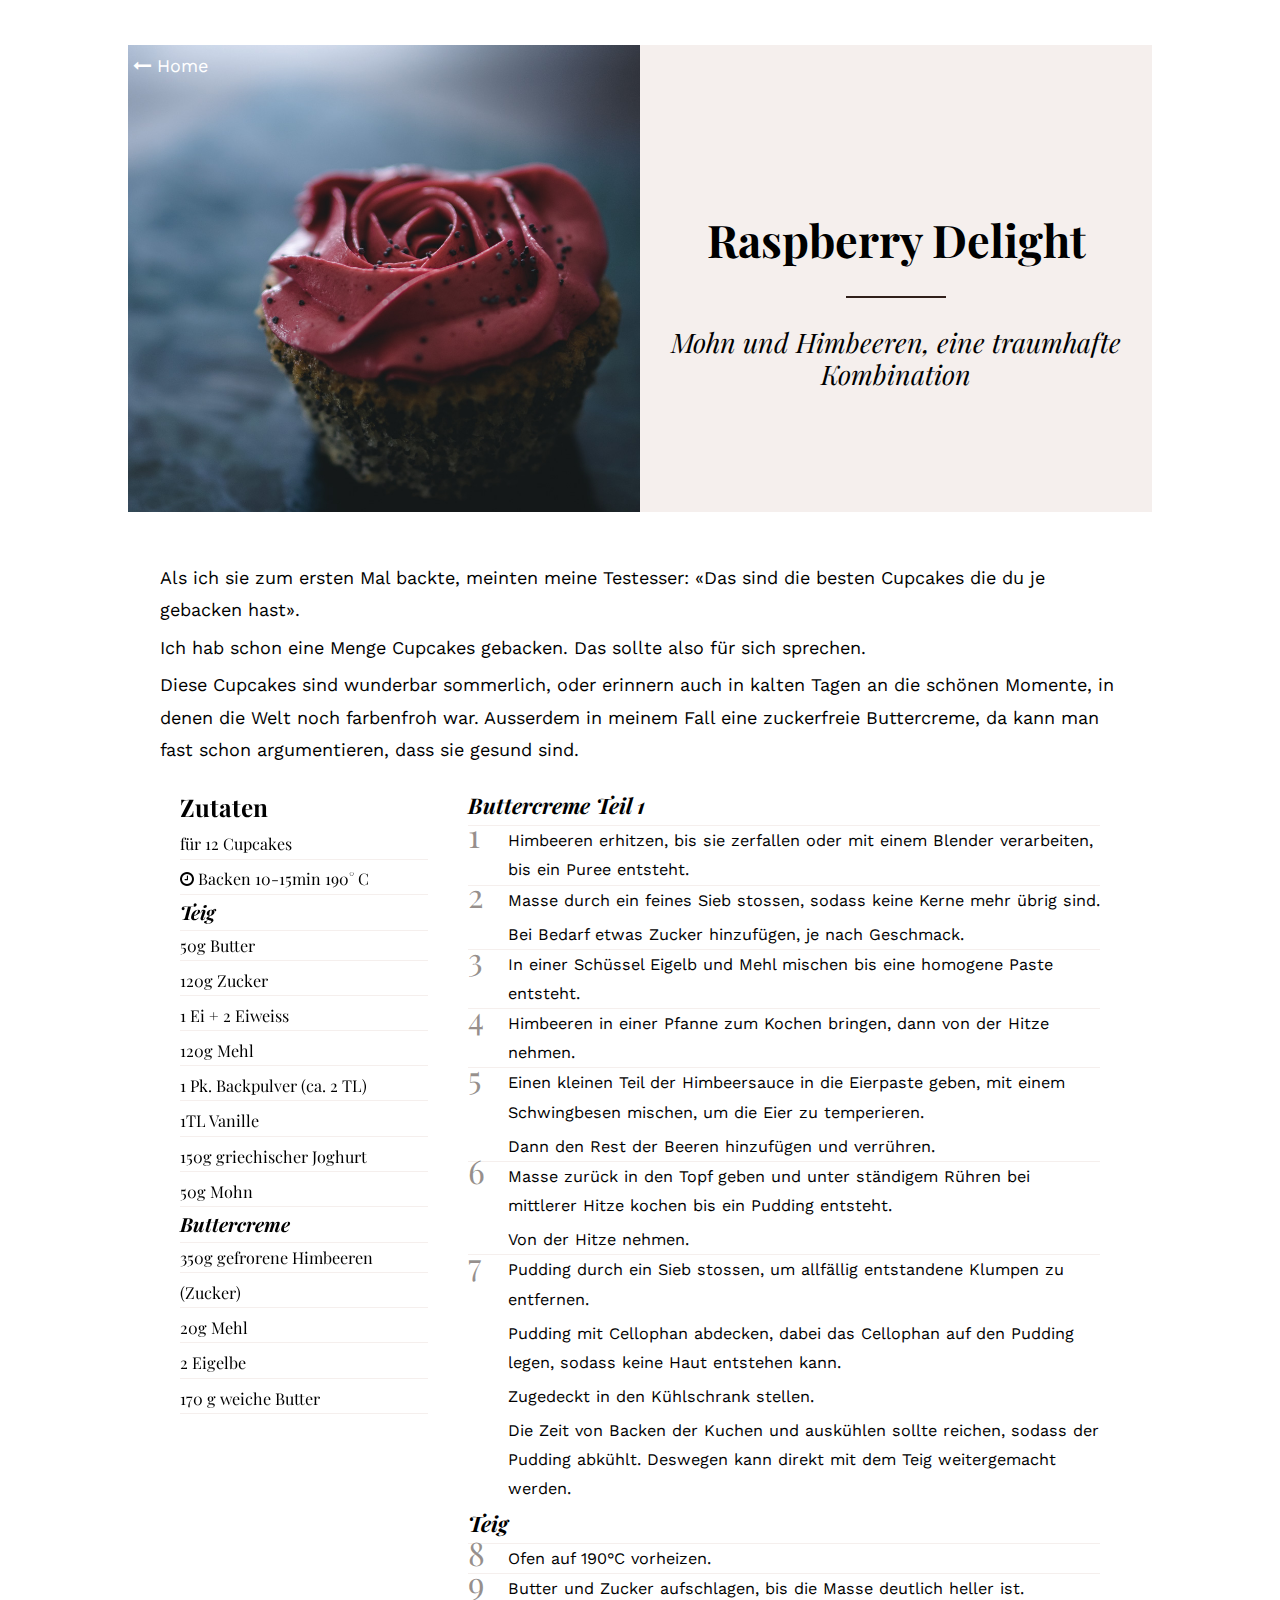
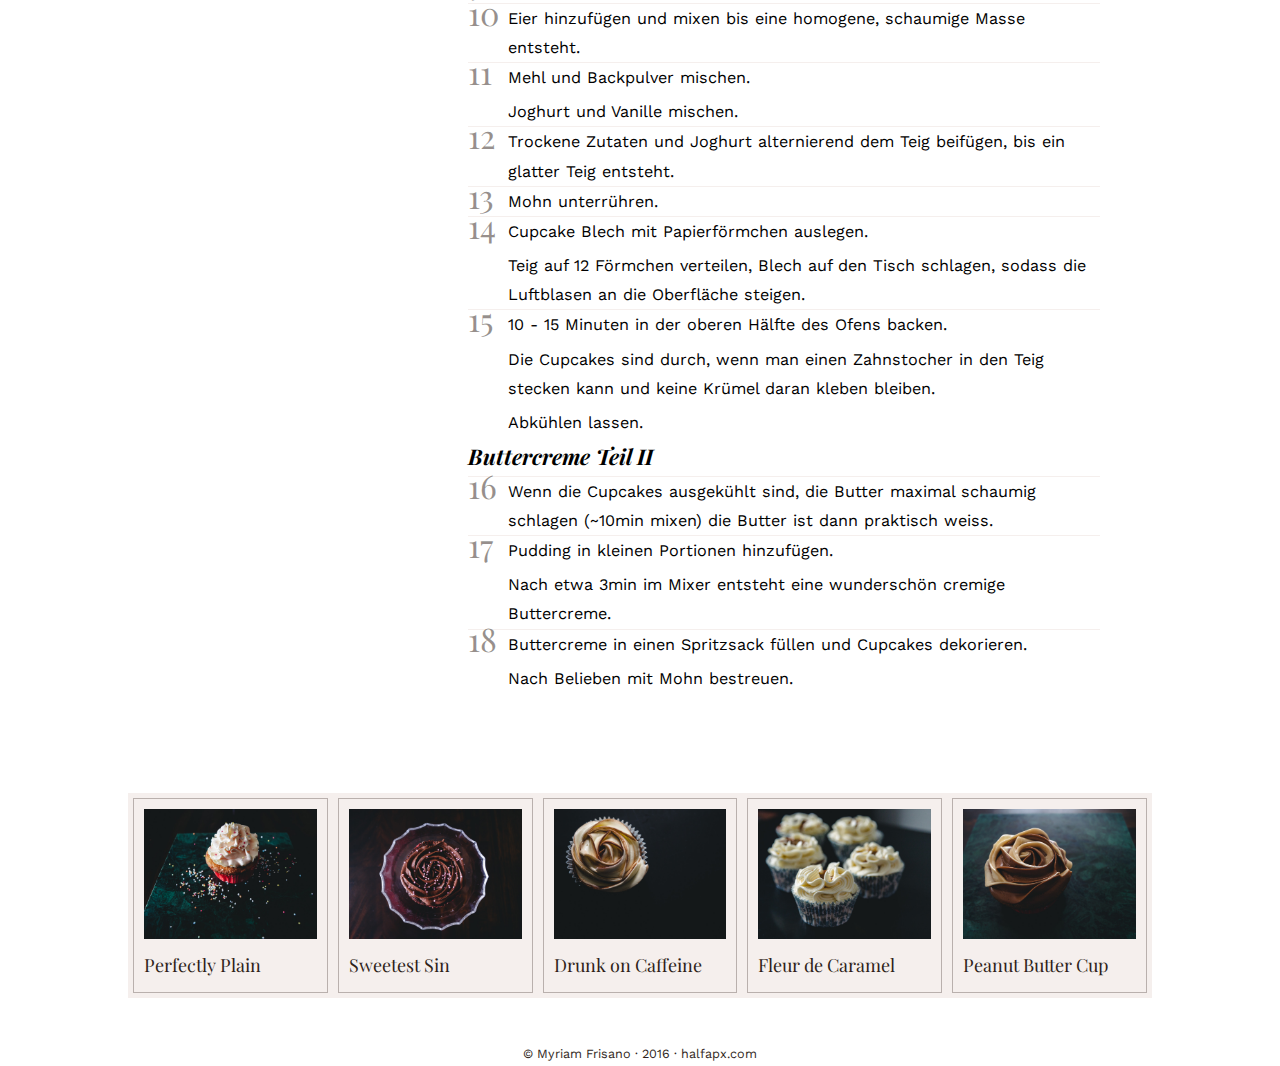
<file: raspberry-delight.html>
<!DOCTYPE html>
<html lang="de">
  <head>
    <meta charset="UTF-8">
    <meta http-equiv="expires" content="43200">
    <title>Cupcakes Deconstructed - Das eBook</title>
    <meta name="description" content="Die Website für das Cupcake Projekt von Myriam Frisano. Rezepte und ein interaktives eBook erwarten dich.">
    <meta name="viewport" content="width=device-width, initial-scale=1">
    <meta name="author" content="Myriam Frisano">
    <link rel="stylesheet" href="css/main.css">
    <link href="https://fonts.googleapis.com/css?family=Playfair+Display:400,400i,700,700i|Work+Sans:300" rel="stylesheet">
  </head>
  <!-- head end-->
  <body class="poppy">
    <header class="recipe-head">
      <div><a href="index.html"><i class="fa fa-long-arrow-left"></i> Home</a><img src="img/poppy-main.jpg"></div>
      <div>
        <div class="title">
          <h1>Raspberry Delight</h1>
          <h2>Mohn und Himbeeren, eine traumhafte Kombination</h2>
        </div>
      </div>
    </header>
    <div class="content">
      <div class="container">
        <div class="teaser">
          <p>Als ich sie zum ersten Mal backte, meinten meine Testesser: «Das sind die besten Cupcakes die du je gebacken hast».</p>
          <p>Ich hab schon eine Menge Cupcakes gebacken. Das sollte also für sich sprechen.</p>
          <p>Diese Cupcakes sind wunderbar sommerlich, oder erinnern auch in kalten Tagen an die schönen Momente, in denen die Welt noch farbenfroh war. Ausserdem in meinem Fall eine zuckerfreie Buttercreme, da kann man fast schon argumentieren, dass sie gesund sind.</p>
        </div>
        <div class="recipe-wrapper">
          <div class="ingredients">
            <h3>Zutaten</h3>
            <p class="small"><span>für 12 Cupcakes</span></p>
            <p class="small"><i class="fa fa-clock-o"></i><span> Backen 10-15min 190° C</span></p>
            <h4>Teig</h4>
            <p>50g Butter</p>
            <p>120g Zucker</p>
            <p>1 Ei + 2 Eiweiss</p>
            <p>120g Mehl</p>
            <p>1 Pk. Backpulver (ca. 2 TL)</p>
            <p>1TL Vanille</p>
            <p>150g griechischer Joghurt</p>
            <p>50g Mohn</p>
            <h4>Buttercreme</h4>
            <p>350g gefrorene Himbeeren</p>
            <p>(Zucker)</p>
            <p>20g Mehl</p>
            <p>2 Eigelbe</p>
            <p>170 g weiche Butter</p>
          </div>
          <div class="directions">
            <h4>Buttercreme Teil 1</h4>
            <div class="step">
              <p>Himbeeren erhitzen, bis sie zerfallen oder mit einem Blender verarbeiten, bis ein Puree entsteht.</p>
            </div>
            <div class="step">
              <p>Masse durch ein feines Sieb stossen, sodass keine Kerne mehr übrig sind.</p>
              <p>Bei Bedarf etwas Zucker hinzufügen, je nach Geschmack.</p>
            </div>
            <div class="step">
              <p>In einer Schüssel Eigelb und Mehl mischen bis eine homogene Paste entsteht.</p>
            </div>
            <div class="step">
              <p>Himbeeren in einer Pfanne zum Kochen bringen, dann von der Hitze nehmen.</p>
            </div>
            <div class="step">
              <p>Einen kleinen Teil der Himbeersauce in die Eierpaste geben, mit einem Schwingbesen mischen, um die Eier zu temperieren.</p>
              <p>Dann den Rest der Beeren hinzufügen und verrühren.</p>
            </div>
            <div class="step">
              <p>Masse zurück in den Topf geben und unter ständigem Rühren bei mittlerer Hitze kochen bis ein Pudding entsteht.</p>
              <p>Von der Hitze nehmen.</p>
            </div>
            <div class="step">
              <p>Pudding durch ein Sieb stossen, um allfällig entstandene Klumpen zu entfernen.</p>
              <p>Pudding mit Cellophan abdecken, dabei das Cellophan auf den Pudding legen, sodass keine Haut entstehen kann.</p>
              <p>Zugedeckt in den Kühlschrank stellen.</p>
              <p>Die Zeit von Backen der Kuchen und auskühlen sollte reichen, sodass der Pudding abkühlt. Deswegen kann direkt mit dem Teig weitergemacht werden.</p>
            </div>
            <h4>Teig</h4>
            <div class="step">
              <p>Ofen auf 190°C vorheizen.</p>
            </div>
            <div class="step">
              <p>Butter und Zucker aufschlagen, bis die Masse deutlich heller ist.</p>
            </div>
            <div class="step">
              <p>Eier hinzufügen und mixen bis eine homogene, schaumige Masse entsteht.</p>
            </div>
            <div class="step">
              <p>Mehl und Backpulver mischen.</p>
              <p>Joghurt und Vanille mischen.</p>
            </div>
            <div class="step">
              <p>Trockene Zutaten und Joghurt alternierend dem Teig beifügen, bis ein glatter Teig entsteht.</p>
            </div>
            <div class="step">
              <p>Mohn unterrühren.</p>
            </div>
            <div class="step">
              <p>Cupcake Blech mit Papierförmchen auslegen.</p>
              <p>Teig auf 12 Förmchen verteilen, Blech auf den Tisch schlagen, sodass die Luftblasen an die Oberfläche steigen.</p>
            </div>
            <div class="step">
              <p>10 - 15 Minuten in der oberen Hälfte des Ofens backen.</p>
              <p>Die Cupcakes sind durch, wenn man einen Zahnstocher in den Teig stecken kann und keine Krümel daran kleben bleiben.</p>
              <p>Abkühlen lassen.</p>
            </div>
            <h4>Buttercreme Teil II</h4>
            <div class="step">
              <p>Wenn die Cupcakes ausgekühlt sind, die Butter maximal schaumig schlagen (~10min mixen) die Butter ist dann praktisch weiss.</p>
            </div>
            <div class="step">
              <p>Pudding in kleinen Portionen hinzufügen.</p>
              <p>Nach etwa 3min im Mixer entsteht eine wunderschön cremige Buttercreme.</p>
            </div>
            <div class="step">
              <p>Buttercreme in einen Spritzsack füllen und Cupcakes dekorieren.</p>
              <p>Nach Belieben mit Mohn bestreuen.</p>
            </div>
          </div>
        </div>
      </div>
    </div>
    <div class="more">
      <div class="box-wrapper">
        <div id="plain"><a href="perfectly-plain.html"><img src="img/plain.jpg"><span class="name">Perfectly Plain</span></a></div>
        <div id="sin"><a href="sweetest-sin.html"><img src="img/sin.jpg"><span class="name">Sweetest Sin</span></a></div>
        <div id="drunk"><a href="drunk-on-caffeine.html"><img src="img/drunk.jpg"><span class="name">Drunk on Caffeine</span></a></div>
        <div id="caramel"><a href="fleur-de-caramel.html"><img src="img/caramel.jpg"><span class="name">Fleur de Caramel</span></a></div>
        <div id="pb"><a href="peanut-butter-cup.html"><img src="img/pb.jpg"><span class="name">Peanut Butter Cup</span></a></div>
        <div id="poppy"><a href="raspberry-delight.html"><img src="img/poppy.jpg"><span class="name">Raspberry Delight</span></a></div>
      </div>
    </div>
    <div class="foot">
      <p>&copy; Myriam Frisano &middot; 2016 &middot; <a href="http://halfapx.com" target="_blank">halfapx.com</a></p>
    </div>
    <script src="js/scripts.min.js"></script>
    <script>
    (function(i,s,o,g,r,a,m){i['GoogleAnalyticsObject']=r;i[r]=i[r]||function(){
    (i[r].q=i[r].q||[]).push(arguments)},i[r].l=1*new Date();a=s.createElement(o),
    m=s.getElementsByTagName(o)[0];a.async=1;a.src=g;m.parentNode.insertBefore(a,m)
    })(window,document,'script','//www.google-analytics.com/analytics.js','ga');
    ga('create', 'UA-64184849-1', 'auto');
     ga('send', 'pageview');
    </script>
  </body>
  <!-- body end-->
</html>
<!-- html end-->
</file>
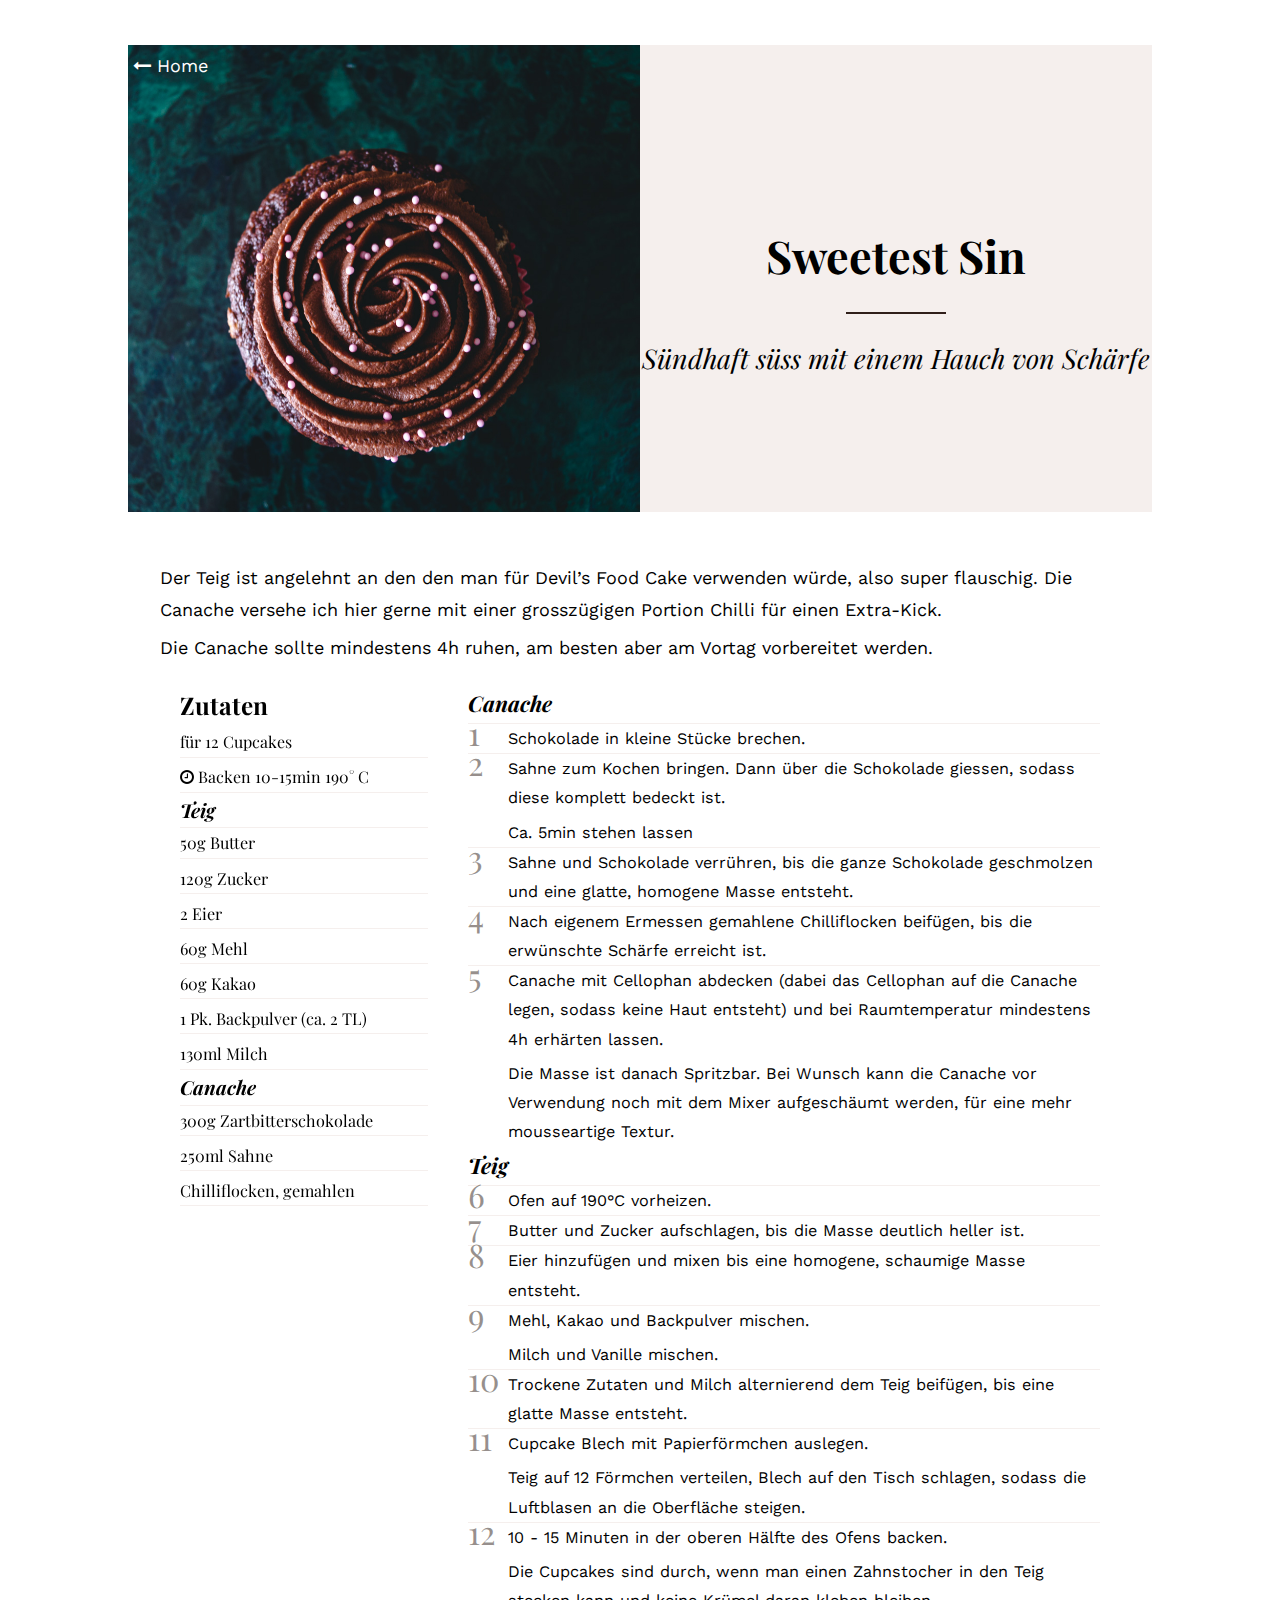
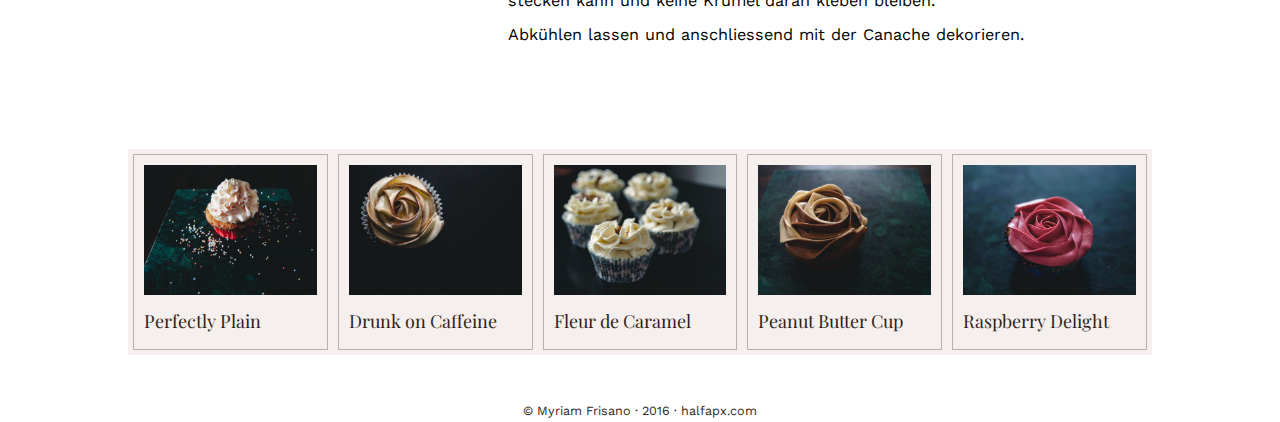
<file: sweetest-sin.html>
<!DOCTYPE html>
<html lang="de">
  <head>
    <meta charset="UTF-8">
    <meta http-equiv="expires" content="43200">
    <title>Cupcakes Deconstructed - Das eBook</title>
    <meta name="description" content="Die Website für das Cupcake Projekt von Myriam Frisano. Rezepte und ein interaktives eBook erwarten dich.">
    <meta name="viewport" content="width=device-width, initial-scale=1">
    <meta name="author" content="Myriam Frisano">
    <link rel="stylesheet" href="css/main.css">
    <link href="https://fonts.googleapis.com/css?family=Playfair+Display:400,400i,700,700i|Work+Sans:300" rel="stylesheet">
  </head>
  <!-- head end-->
  <body class="sin">
    <header class="recipe-head">
      <div><a href="index.html"><i class="fa fa-long-arrow-left"></i> Home</a><img src="img/sin-main.jpg"></div>
      <div>
        <div class="title">
          <h1>Sweetest Sin</h1>
          <h2>Sündhaft süss mit einem Hauch von Schärfe</h2>
        </div>
      </div>
    </header>
    <div class="content">
      <div class="container">
        <div class="teaser">
          <p>Der Teig ist angelehnt an den den man für Devil’s Food Cake verwenden würde, also super flauschig. Die Canache versehe ich hier gerne mit einer grosszügigen Portion Chilli für einen Extra-Kick.</p>
          <p>Die Canache sollte mindestens 4h ruhen, am besten aber am Vortag vorbereitet werden.</p>
        </div>
        <div class="recipe-wrapper">
          <div class="ingredients">
            <h3>Zutaten</h3>
            <p class="small"><span>für 12 Cupcakes</span></p>
            <p class="small"><i class="fa fa-clock-o"></i><span> Backen 10-15min 190° C</span></p>
            <h4>Teig</h4>
            <p>50g Butter</p>
            <p>120g Zucker</p>
            <p>2 Eier</p>
            <p>60g Mehl</p>
            <p>60g Kakao</p>
            <p>1 Pk. Backpulver (ca. 2 TL)</p>
            <p>130ml Milch</p>
            <h4>Canache</h4>
            <p>300g Zartbitterschokolade</p>
            <p>250ml Sahne</p>
            <p>Chilliflocken, gemahlen</p>
          </div>
          <div class="directions">
            <h4>Canache</h4>
            <div class="step">
              <p>Schokolade in kleine Stücke brechen.</p>
            </div>
            <div class="step">
              <p>Sahne zum Kochen bringen. Dann über die Schokolade giessen, sodass diese komplett bedeckt ist.</p>
              <p>Ca. 5min stehen lassen</p>
            </div>
            <div class="step">
              <p>Sahne und Schokolade verrühren, bis die ganze Schokolade geschmolzen und eine glatte, homogene Masse entsteht.</p>
            </div>
            <div class="step">
              <p>Nach eigenem Ermessen gemahlene Chilliflocken beifügen, bis die erwünschte Schärfe erreicht ist.</p>
            </div>
            <div class="step">
              <p>Canache mit Cellophan abdecken (dabei das Cellophan auf die Canache legen, sodass keine Haut entsteht) und bei Raumtemperatur mindestens 4h erhärten lassen.</p>
              <p>Die Masse ist danach Spritzbar. Bei Wunsch kann die Canache vor Verwendung noch mit dem Mixer aufgeschäumt werden, für eine mehr mousseartige Textur.</p>
            </div>
            <h4>Teig</h4>
            <div class="step">
              <p>Ofen auf 190°C vorheizen.</p>
            </div>
            <div class="step">
              <p>Butter und Zucker aufschlagen, bis die Masse deutlich heller ist.</p>
            </div>
            <div class="step">
              <p>Eier hinzufügen und mixen bis eine homogene, schaumige Masse entsteht.</p>
            </div>
            <div class="step">
              <p>Mehl, Kakao und Backpulver mischen.</p>
              <p>Milch und Vanille mischen.</p>
            </div>
            <div class="step">
              <p>Trockene Zutaten und Milch alternierend dem Teig beifügen, bis eine glatte Masse entsteht.</p>
            </div>
            <div class="step">
              <p>Cupcake Blech mit Papierförmchen auslegen.</p>
              <p>Teig auf 12 Förmchen verteilen, Blech auf den Tisch schlagen, sodass die Luftblasen an die Oberfläche steigen.</p>
            </div>
            <div class="step">
              <p>10 - 15 Minuten in der oberen Hälfte des Ofens backen.</p>
              <p>Die Cupcakes sind durch, wenn man einen Zahnstocher in den Teig stecken kann und keine Krümel daran kleben bleiben.</p>
              <p>Abkühlen lassen und anschliessend mit der Canache dekorieren.</p>
            </div>
          </div>
        </div>
      </div>
    </div>
    <div class="more">
      <div class="box-wrapper">
        <div id="plain"><a href="perfectly-plain.html"><img src="img/plain.jpg"><span class="name">Perfectly Plain</span></a></div>
        <div id="sin"><a href="sweetest-sin.html"><img src="img/sin.jpg"><span class="name">Sweetest Sin</span></a></div>
        <div id="drunk"><a href="drunk-on-caffeine.html"><img src="img/drunk.jpg"><span class="name">Drunk on Caffeine</span></a></div>
        <div id="caramel"><a href="fleur-de-caramel.html"><img src="img/caramel.jpg"><span class="name">Fleur de Caramel</span></a></div>
        <div id="pb"><a href="peanut-butter-cup.html"><img src="img/pb.jpg"><span class="name">Peanut Butter Cup</span></a></div>
        <div id="poppy"><a href="raspberry-delight.html"><img src="img/poppy.jpg"><span class="name">Raspberry Delight</span></a></div>
      </div>
    </div>
    <div class="foot">
      <p>&copy; Myriam Frisano &middot; 2016 &middot; <a href="http://halfapx.com" target="_blank">halfapx.com</a></p>
    </div>
    <script src="js/scripts.min.js"></script>
    <script>
    (function(i,s,o,g,r,a,m){i['GoogleAnalyticsObject']=r;i[r]=i[r]||function(){
    (i[r].q=i[r].q||[]).push(arguments)},i[r].l=1*new Date();a=s.createElement(o),
    m=s.getElementsByTagName(o)[0];a.async=1;a.src=g;m.parentNode.insertBefore(a,m)
    })(window,document,'script','//www.google-analytics.com/analytics.js','ga');
    ga('create', 'UA-64184849-1', 'auto');
     ga('send', 'pageview');
    </script>
  </body>
  <!-- body end-->
</html>
<!-- html end-->
</file>
<file: css/main.css>
@charset "UTF-8";
/*!
 *  Font Awesome 4.3.0 by @davegandy - http://fontawesome.io - @fontawesome
 *  License - http://fontawesome.io/license (Font: SIL OFL 1.1, CSS: MIT License)
 */@font-face{font-family:'FontAwesome';src:url("../fonts/fontawesome-webfont.eot?v=4.3.0");src:url("../fonts/fontawesome-webfont.eot?#iefix&v=4.3.0") format("embedded-opentype"), url("../fonts/fontawesome-webfont.woff2?v=4.3.0") format("woff2"), url("../fonts/fontawesome-webfont.woff?v=4.3.0") format("woff"), url("../fonts/fontawesome-webfont.ttf?v=4.3.0") format("truetype"), url("../fonts/fontawesome-webfont.svg?v=4.3.0#fontawesomeregular") format("svg");font-weight:normal;font-style:normal}.fa{display:inline-block;font:normal normal normal 14px/1 FontAwesome;font-size:inherit;text-rendering:auto;-webkit-font-smoothing:antialiased;-moz-osx-font-smoothing:grayscale;-webkit-transform:translate(0, 0);-ms-transform:translate(0, 0);transform:translate(0, 0)}.fa-lg{font-size:1.33333em;line-height:0.75em;vertical-align:-15%}.fa-2x{font-size:2em}.fa-3x{font-size:3em}.fa-4x{font-size:4em}.fa-5x{font-size:5em}.fa-fw{width:1.28571em;text-align:center}.fa-ul{padding-left:0;margin-left:2.14286em;list-style-type:none}.fa-ul>li{position:relative}.fa-li{position:absolute;left:-2.14286em;width:2.14286em;top:0.14286em;text-align:center}.fa-li.fa-lg{left:-1.85714em}.fa-border{padding:.2em .25em .15em;border:solid 0.08em #eee;border-radius:.1em}.pull-right{float:right}.pull-left{float:left}.fa.pull-left{margin-right:.3em}.fa.pull-right{margin-left:.3em}.fa-spin{-webkit-animation:fa-spin 2s infinite linear;animation:fa-spin 2s infinite linear}.fa-pulse{-webkit-animation:fa-spin 1s infinite steps(8);animation:fa-spin 1s infinite steps(8)}@-webkit-keyframes fa-spin{0%{-webkit-transform:rotate(0deg);transform:rotate(0deg)}to{-webkit-transform:rotate(359deg);transform:rotate(359deg)}}@keyframes fa-spin{0%{-webkit-transform:rotate(0deg);transform:rotate(0deg)}to{-webkit-transform:rotate(359deg);transform:rotate(359deg)}}.fa-rotate-90{filter:progid:DXImageTransform.Microsoft.BasicImage(rotation=1);-webkit-transform:rotate(90deg);-ms-transform:rotate(90deg);transform:rotate(90deg)}.fa-rotate-180{filter:progid:DXImageTransform.Microsoft.BasicImage(rotation=2);-webkit-transform:rotate(180deg);-ms-transform:rotate(180deg);transform:rotate(180deg)}.fa-rotate-270{filter:progid:DXImageTransform.Microsoft.BasicImage(rotation=3);-webkit-transform:rotate(270deg);-ms-transform:rotate(270deg);transform:rotate(270deg)}.fa-flip-horizontal{filter:progid:DXImageTransform.Microsoft.BasicImage(rotation=0);-webkit-transform:scale(-1, 1);-ms-transform:scale(-1, 1);transform:scale(-1, 1)}.fa-flip-vertical{filter:progid:DXImageTransform.Microsoft.BasicImage(rotation=2);-webkit-transform:scale(1, -1);-ms-transform:scale(1, -1);transform:scale(1, -1)}:root .fa-flip-horizontal,:root .fa-flip-vertical,:root .fa-rotate-90,:root .fa-rotate-180,:root .fa-rotate-270{-webkit-filter:none;filter:none}.fa-stack{position:relative;display:inline-block;width:2em;height:2em;line-height:2em;vertical-align:middle}.fa-stack-1x,.fa-stack-2x{position:absolute;left:0;width:100%;text-align:center}.fa-stack-1x{line-height:inherit}.fa-stack-2x{font-size:2em}.fa-inverse{color:#fff}.fa-glass:before{content:""}.fa-music:before{content:""}.fa-search:before{content:""}.fa-envelope-o:before{content:""}.fa-heart:before{content:""}.fa-star:before{content:""}.fa-star-o:before{content:""}.fa-user:before{content:""}.fa-film:before{content:""}.fa-th-large:before{content:""}.fa-th:before{content:""}.fa-th-list:before{content:""}.fa-check:before{content:""}.fa-close:before,.fa-remove:before,.fa-times:before{content:""}.fa-search-plus:before{content:""}.fa-search-minus:before{content:""}.fa-power-off:before{content:""}.fa-signal:before{content:""}.fa-cog:before,.fa-gear:before{content:""}.fa-trash-o:before{content:""}.fa-home:before{content:""}.fa-file-o:before{content:""}.fa-clock-o:before{content:""}.fa-road:before{content:""}.fa-download:before{content:""}.fa-arrow-circle-o-down:before{content:""}.fa-arrow-circle-o-up:before{content:""}.fa-inbox:before{content:""}.fa-play-circle-o:before{content:""}.fa-repeat:before,.fa-rotate-right:before{content:""}.fa-refresh:before{content:""}.fa-list-alt:before{content:""}.fa-lock:before{content:""}.fa-flag:before{content:""}.fa-headphones:before{content:""}.fa-volume-off:before{content:""}.fa-volume-down:before{content:""}.fa-volume-up:before{content:""}.fa-qrcode:before{content:""}.fa-barcode:before{content:""}.fa-tag:before{content:""}.fa-tags:before{content:""}.fa-book:before{content:""}.fa-bookmark:before{content:""}.fa-print:before{content:""}.fa-camera:before{content:""}.fa-font:before{content:""}.fa-bold:before{content:""}.fa-italic:before{content:""}.fa-text-height:before{content:""}.fa-text-width:before{content:""}.fa-align-left:before{content:""}.fa-align-center:before{content:""}.fa-align-right:before{content:""}.fa-align-justify:before{content:""}.fa-list:before{content:""}.fa-dedent:before,.fa-outdent:before{content:""}.fa-indent:before{content:""}.fa-video-camera:before{content:""}.fa-image:before,.fa-photo:before,.fa-picture-o:before{content:""}.fa-pencil:before{content:""}.fa-map-marker:before{content:""}.fa-adjust:before{content:""}.fa-tint:before{content:""}.fa-edit:before,.fa-pencil-square-o:before{content:""}.fa-share-square-o:before{content:""}.fa-check-square-o:before{content:""}.fa-arrows:before{content:""}.fa-step-backward:before{content:""}.fa-fast-backward:before{content:""}.fa-backward:before{content:""}.fa-play:before{content:""}.fa-pause:before{content:""}.fa-stop:before{content:""}.fa-forward:before{content:""}.fa-fast-forward:before{content:""}.fa-step-forward:before{content:""}.fa-eject:before{content:""}.fa-chevron-left:before{content:""}.fa-chevron-right:before{content:""}.fa-plus-circle:before{content:""}.fa-minus-circle:before{content:""}.fa-times-circle:before{content:""}.fa-check-circle:before{content:""}.fa-question-circle:before{content:""}.fa-info-circle:before{content:""}.fa-crosshairs:before{content:""}.fa-times-circle-o:before{content:""}.fa-check-circle-o:before{content:""}.fa-ban:before{content:""}.fa-arrow-left:before{content:""}.fa-arrow-right:before{content:""}.fa-arrow-up:before{content:""}.fa-arrow-down:before{content:""}.fa-mail-forward:before,.fa-share:before{content:""}.fa-expand:before{content:""}.fa-compress:before{content:""}.fa-plus:before{content:""}.fa-minus:before{content:""}.fa-asterisk:before{content:""}.fa-exclamation-circle:before{content:""}.fa-gift:before{content:""}.fa-leaf:before{content:""}.fa-fire:before{content:""}.fa-eye:before{content:""}.fa-eye-slash:before{content:""}.fa-exclamation-triangle:before,.fa-warning:before{content:""}.fa-plane:before{content:""}.fa-calendar:before{content:""}.fa-random:before{content:""}.fa-comment:before{content:""}.fa-magnet:before{content:""}.fa-chevron-up:before{content:""}.fa-chevron-down:before{content:""}.fa-retweet:before{content:""}.fa-shopping-cart:before{content:""}.fa-folder:before{content:""}.fa-folder-open:before{content:""}.fa-arrows-v:before{content:""}.fa-arrows-h:before{content:""}.fa-bar-chart-o:before,.fa-bar-chart:before{content:""}.fa-twitter-square:before{content:""}.fa-facebook-square:before{content:""}.fa-camera-retro:before{content:""}.fa-key:before{content:""}.fa-cogs:before,.fa-gears:before{content:""}.fa-comments:before{content:""}.fa-thumbs-o-up:before{content:""}.fa-thumbs-o-down:before{content:""}.fa-star-half:before{content:""}.fa-heart-o:before{content:""}.fa-sign-out:before{content:""}.fa-linkedin-square:before{content:""}.fa-thumb-tack:before{content:""}.fa-external-link:before{content:""}.fa-sign-in:before{content:""}.fa-trophy:before{content:""}.fa-github-square:before{content:""}.fa-upload:before{content:""}.fa-lemon-o:before{content:""}.fa-phone:before{content:""}.fa-square-o:before{content:""}.fa-bookmark-o:before{content:""}.fa-phone-square:before{content:""}.fa-twitter:before{content:""}.fa-facebook-f:before,.fa-facebook:before{content:""}.fa-github:before{content:""}.fa-unlock:before{content:""}.fa-credit-card:before{content:""}.fa-rss:before{content:""}.fa-hdd-o:before{content:""}.fa-bullhorn:before{content:""}.fa-bell:before{content:""}.fa-certificate:before{content:""}.fa-hand-o-right:before{content:""}.fa-hand-o-left:before{content:""}.fa-hand-o-up:before{content:""}.fa-hand-o-down:before{content:""}.fa-arrow-circle-left:before{content:""}.fa-arrow-circle-right:before{content:""}.fa-arrow-circle-up:before{content:""}.fa-arrow-circle-down:before{content:""}.fa-globe:before{content:""}.fa-wrench:before{content:""}.fa-tasks:before{content:""}.fa-filter:before{content:""}.fa-briefcase:before{content:""}.fa-arrows-alt:before{content:""}.fa-group:before,.fa-users:before{content:""}.fa-chain:before,.fa-link:before{content:""}.fa-cloud:before{content:""}.fa-flask:before{content:""}.fa-cut:before,.fa-scissors:before{content:""}.fa-copy:before,.fa-files-o:before{content:""}.fa-paperclip:before{content:""}.fa-floppy-o:before,.fa-save:before{content:""}.fa-square:before{content:""}.fa-bars:before,.fa-navicon:before,.fa-reorder:before{content:""}.fa-list-ul:before{content:""}.fa-list-ol:before{content:""}.fa-strikethrough:before{content:""}.fa-underline:before{content:""}.fa-table:before{content:""}.fa-magic:before{content:""}.fa-truck:before{content:""}.fa-pinterest:before{content:""}.fa-pinterest-square:before{content:""}.fa-google-plus-square:before{content:""}.fa-google-plus:before{content:""}.fa-money:before{content:""}.fa-caret-down:before{content:""}.fa-caret-up:before{content:""}.fa-caret-left:before{content:""}.fa-caret-right:before{content:""}.fa-columns:before{content:""}.fa-sort:before,.fa-unsorted:before{content:""}.fa-sort-desc:before,.fa-sort-down:before{content:""}.fa-sort-asc:before,.fa-sort-up:before{content:""}.fa-envelope:before{content:""}.fa-linkedin:before{content:""}.fa-rotate-left:before,.fa-undo:before{content:""}.fa-gavel:before,.fa-legal:before{content:""}.fa-dashboard:before,.fa-tachometer:before{content:""}.fa-comment-o:before{content:""}.fa-comments-o:before{content:""}.fa-bolt:before,.fa-flash:before{content:""}.fa-sitemap:before{content:""}.fa-umbrella:before{content:""}.fa-clipboard:before,.fa-paste:before{content:""}.fa-lightbulb-o:before{content:""}.fa-exchange:before{content:""}.fa-cloud-download:before{content:""}.fa-cloud-upload:before{content:""}.fa-user-md:before{content:""}.fa-stethoscope:before{content:""}.fa-suitcase:before{content:""}.fa-bell-o:before{content:""}.fa-coffee:before{content:""}.fa-cutlery:before{content:""}.fa-file-text-o:before{content:""}.fa-building-o:before{content:""}.fa-hospital-o:before{content:""}.fa-ambulance:before{content:""}.fa-medkit:before{content:""}.fa-fighter-jet:before{content:""}.fa-beer:before{content:""}.fa-h-square:before{content:""}.fa-plus-square:before{content:""}.fa-angle-double-left:before{content:""}.fa-angle-double-right:before{content:""}.fa-angle-double-up:before{content:""}.fa-angle-double-down:before{content:""}.fa-angle-left:before{content:""}.fa-angle-right:before{content:""}.fa-angle-up:before{content:""}.fa-angle-down:before{content:""}.fa-desktop:before{content:""}.fa-laptop:before{content:""}.fa-tablet:before{content:""}.fa-mobile-phone:before,.fa-mobile:before{content:""}.fa-circle-o:before{content:""}.fa-quote-left:before{content:""}.fa-quote-right:before{content:""}.fa-spinner:before{content:""}.fa-circle:before{content:""}.fa-mail-reply:before,.fa-reply:before{content:""}.fa-github-alt:before{content:""}.fa-folder-o:before{content:""}.fa-folder-open-o:before{content:""}.fa-smile-o:before{content:""}.fa-frown-o:before{content:""}.fa-meh-o:before{content:""}.fa-gamepad:before{content:""}.fa-keyboard-o:before{content:""}.fa-flag-o:before{content:""}.fa-flag-checkered:before{content:""}.fa-terminal:before{content:""}.fa-code:before{content:""}.fa-mail-reply-all:before,.fa-reply-all:before{content:""}.fa-star-half-empty:before,.fa-star-half-full:before,.fa-star-half-o:before{content:""}.fa-location-arrow:before{content:""}.fa-crop:before{content:""}.fa-code-fork:before{content:""}.fa-chain-broken:before,.fa-unlink:before{content:""}.fa-question:before{content:""}.fa-info:before{content:""}.fa-exclamation:before{content:""}.fa-superscript:before{content:""}.fa-subscript:before{content:""}.fa-eraser:before{content:""}.fa-puzzle-piece:before{content:""}.fa-microphone:before{content:""}.fa-microphone-slash:before{content:""}.fa-shield:before{content:""}.fa-calendar-o:before{content:""}.fa-fire-extinguisher:before{content:""}.fa-rocket:before{content:""}.fa-maxcdn:before{content:""}.fa-chevron-circle-left:before{content:""}.fa-chevron-circle-right:before{content:""}.fa-chevron-circle-up:before{content:""}.fa-chevron-circle-down:before{content:""}.fa-html5:before{content:""}.fa-css3:before{content:""}.fa-anchor:before{content:""}.fa-unlock-alt:before{content:""}.fa-bullseye:before{content:""}.fa-ellipsis-h:before{content:""}.fa-ellipsis-v:before{content:""}.fa-rss-square:before{content:""}.fa-play-circle:before{content:""}.fa-ticket:before{content:""}.fa-minus-square:before{content:""}.fa-minus-square-o:before{content:""}.fa-level-up:before{content:""}.fa-level-down:before{content:""}.fa-check-square:before{content:""}.fa-pencil-square:before{content:""}.fa-external-link-square:before{content:""}.fa-share-square:before{content:""}.fa-compass:before{content:""}.fa-caret-square-o-down:before,.fa-toggle-down:before{content:""}.fa-caret-square-o-up:before,.fa-toggle-up:before{content:""}.fa-caret-square-o-right:before,.fa-toggle-right:before{content:""}.fa-eur:before,.fa-euro:before{content:""}.fa-gbp:before{content:""}.fa-dollar:before,.fa-usd:before{content:""}.fa-inr:before,.fa-rupee:before{content:""}.fa-cny:before,.fa-jpy:before,.fa-rmb:before,.fa-yen:before{content:""}.fa-rouble:before,.fa-rub:before,.fa-ruble:before{content:""}.fa-krw:before,.fa-won:before{content:""}.fa-bitcoin:before,.fa-btc:before{content:""}.fa-file:before{content:""}.fa-file-text:before{content:""}.fa-sort-alpha-asc:before{content:""}.fa-sort-alpha-desc:before{content:""}.fa-sort-amount-asc:before{content:""}.fa-sort-amount-desc:before{content:""}.fa-sort-numeric-asc:before{content:""}.fa-sort-numeric-desc:before{content:""}.fa-thumbs-up:before{content:""}.fa-thumbs-down:before{content:""}.fa-youtube-square:before{content:""}.fa-youtube:before{content:""}.fa-xing:before{content:""}.fa-xing-square:before{content:""}.fa-youtube-play:before{content:""}.fa-dropbox:before{content:""}.fa-stack-overflow:before{content:""}.fa-instagram:before{content:""}.fa-flickr:before{content:""}.fa-adn:before{content:""}.fa-bitbucket:before{content:""}.fa-bitbucket-square:before{content:""}.fa-tumblr:before{content:""}.fa-tumblr-square:before{content:""}.fa-long-arrow-down:before{content:""}.fa-long-arrow-up:before{content:""}.fa-long-arrow-left:before{content:""}.fa-long-arrow-right:before{content:""}.fa-apple:before{content:""}.fa-windows:before{content:""}.fa-android:before{content:""}.fa-linux:before{content:""}.fa-dribbble:before{content:""}.fa-skype:before{content:""}.fa-foursquare:before{content:""}.fa-trello:before{content:""}.fa-female:before{content:""}.fa-male:before{content:""}.fa-gittip:before,.fa-gratipay:before{content:""}.fa-sun-o:before{content:""}.fa-moon-o:before{content:""}.fa-archive:before{content:""}.fa-bug:before{content:""}.fa-vk:before{content:""}.fa-weibo:before{content:""}.fa-renren:before{content:""}.fa-pagelines:before{content:""}.fa-stack-exchange:before{content:""}.fa-arrow-circle-o-right:before{content:""}.fa-arrow-circle-o-left:before{content:""}.fa-caret-square-o-left:before,.fa-toggle-left:before{content:""}.fa-dot-circle-o:before{content:""}.fa-wheelchair:before{content:""}.fa-vimeo-square:before{content:""}.fa-try:before,.fa-turkish-lira:before{content:""}.fa-plus-square-o:before{content:""}.fa-space-shuttle:before{content:""}.fa-slack:before{content:""}.fa-envelope-square:before{content:""}.fa-wordpress:before{content:""}.fa-openid:before{content:""}.fa-bank:before,.fa-institution:before,.fa-university:before{content:""}.fa-graduation-cap:before,.fa-mortar-board:before{content:""}.fa-yahoo:before{content:""}.fa-google:before{content:""}.fa-reddit:before{content:""}.fa-reddit-square:before{content:""}.fa-stumbleupon-circle:before{content:""}.fa-stumbleupon:before{content:""}.fa-delicious:before{content:""}.fa-digg:before{content:""}.fa-pied-piper:before{content:""}.fa-pied-piper-alt:before{content:""}.fa-drupal:before{content:""}.fa-joomla:before{content:""}.fa-language:before{content:""}.fa-fax:before{content:""}.fa-building:before{content:""}.fa-child:before{content:""}.fa-paw:before{content:""}.fa-spoon:before{content:""}.fa-cube:before{content:""}.fa-cubes:before{content:""}.fa-behance:before{content:""}.fa-behance-square:before{content:""}.fa-steam:before{content:""}.fa-steam-square:before{content:""}.fa-recycle:before{content:""}.fa-automobile:before,.fa-car:before{content:""}.fa-cab:before,.fa-taxi:before{content:""}.fa-tree:before{content:""}.fa-spotify:before{content:""}.fa-deviantart:before{content:""}.fa-soundcloud:before{content:""}.fa-database:before{content:""}.fa-file-pdf-o:before{content:""}.fa-file-word-o:before{content:""}.fa-file-excel-o:before{content:""}.fa-file-powerpoint-o:before{content:""}.fa-file-image-o:before,.fa-file-photo-o:before,.fa-file-picture-o:before{content:""}.fa-file-archive-o:before,.fa-file-zip-o:before{content:""}.fa-file-audio-o:before,.fa-file-sound-o:before{content:""}.fa-file-movie-o:before,.fa-file-video-o:before{content:""}.fa-file-code-o:before{content:""}.fa-vine:before{content:""}.fa-codepen:before{content:""}.fa-jsfiddle:before{content:""}.fa-life-bouy:before,.fa-life-buoy:before,.fa-life-ring:before,.fa-life-saver:before,.fa-support:before{content:""}.fa-circle-o-notch:before{content:""}.fa-ra:before,.fa-rebel:before{content:""}.fa-empire:before,.fa-ge:before{content:""}.fa-git-square:before{content:""}.fa-git:before{content:""}.fa-hacker-news:before{content:""}.fa-tencent-weibo:before{content:""}.fa-qq:before{content:""}.fa-wechat:before,.fa-weixin:before{content:""}.fa-paper-plane:before,.fa-send:before{content:""}.fa-paper-plane-o:before,.fa-send-o:before{content:""}.fa-history:before{content:""}.fa-circle-thin:before,.fa-genderless:before{content:""}.fa-header:before{content:""}.fa-paragraph:before{content:""}.fa-sliders:before{content:""}.fa-share-alt:before{content:""}.fa-share-alt-square:before{content:""}.fa-bomb:before{content:""}.fa-futbol-o:before,.fa-soccer-ball-o:before{content:""}.fa-tty:before{content:""}.fa-binoculars:before{content:""}.fa-plug:before{content:""}.fa-slideshare:before{content:""}.fa-twitch:before{content:""}.fa-yelp:before{content:""}.fa-newspaper-o:before{content:""}.fa-wifi:before{content:""}.fa-calculator:before{content:""}.fa-paypal:before{content:""}.fa-google-wallet:before{content:""}.fa-cc-visa:before{content:""}.fa-cc-mastercard:before{content:""}.fa-cc-discover:before{content:""}.fa-cc-amex:before{content:""}.fa-cc-paypal:before{content:""}.fa-cc-stripe:before{content:""}.fa-bell-slash:before{content:""}.fa-bell-slash-o:before{content:""}.fa-trash:before{content:""}.fa-copyright:before{content:""}.fa-at:before{content:""}.fa-eyedropper:before{content:""}.fa-paint-brush:before{content:""}.fa-birthday-cake:before{content:""}.fa-area-chart:before{content:""}.fa-pie-chart:before{content:""}.fa-line-chart:before{content:""}.fa-lastfm:before{content:""}.fa-lastfm-square:before{content:""}.fa-toggle-off:before{content:""}.fa-toggle-on:before{content:""}.fa-bicycle:before{content:""}.fa-bus:before{content:""}.fa-ioxhost:before{content:""}.fa-angellist:before{content:""}.fa-cc:before{content:""}.fa-ils:before,.fa-shekel:before,.fa-sheqel:before{content:""}.fa-meanpath:before{content:""}.fa-buysellads:before{content:""}.fa-connectdevelop:before{content:""}.fa-dashcube:before{content:""}.fa-forumbee:before{content:""}.fa-leanpub:before{content:""}.fa-sellsy:before{content:""}.fa-shirtsinbulk:before{content:""}.fa-simplybuilt:before{content:""}.fa-skyatlas:before{content:""}.fa-cart-plus:before{content:""}.fa-cart-arrow-down:before{content:""}.fa-diamond:before{content:""}.fa-ship:before{content:""}.fa-user-secret:before{content:""}.fa-motorcycle:before{content:""}.fa-street-view:before{content:""}.fa-heartbeat:before{content:""}.fa-venus:before{content:""}.fa-mars:before{content:""}.fa-mercury:before{content:""}.fa-transgender:before{content:""}.fa-transgender-alt:before{content:""}.fa-venus-double:before{content:""}.fa-mars-double:before{content:""}.fa-venus-mars:before{content:""}.fa-mars-stroke:before{content:""}.fa-mars-stroke-v:before{content:""}.fa-mars-stroke-h:before{content:""}.fa-neuter:before{content:""}.fa-facebook-official:before{content:""}.fa-pinterest-p:before{content:""}.fa-whatsapp:before{content:""}.fa-server:before{content:""}.fa-user-plus:before{content:""}.fa-user-times:before{content:""}.fa-bed:before,.fa-hotel:before{content:""}.fa-viacoin:before{content:""}.fa-train:before{content:""}.fa-subway:before{content:""}.fa-medium:before{content:""}a,abbr,acronym,address,applet,article,aside,audio,b,big,blockquote,body,canvas,caption,center,cite,code,dd,del,details,dfn,div,dl,dt,em,embed,fieldset,figcaption,figure,footer,form,h1,h2,h3,h4,h5,h6,header,hgroup,html,i,iframe,img,ins,kbd,label,legend,mark,menu,nav,object,output,p,pre,q,ruby,s,samp,section,small,span,strike,strong,summary,table,tbody,td,tfoot,th,thead,time,tr,tt,u,var,video{margin:0;padding:0;border:0;font-size:100%;font:inherit;vertical-align:baseline}article,aside,details,figcaption,figure,footer,header,hgroup,menu,nav,section{display:block}body{line-height:1}blockquote,q{quotes:none}blockquote:after,blockquote:before,q:after,q:before{content:'';content:none}table{border-collapse:collapse;border-spacing:0}b,strong{font-weight:bold}em,i{font-style:italic}*{box-sizing:border-box}body{font-family:"Work Sans", sans-serif;font-size:22px;line-height:1.8;background:white;counter-reset:step}@media screen and (max-width:1400px){body{font-size:18px}}p+p{margin-top:5px}h1,h2,h3,h4,h5{font-family:"Playfair Display", serif;font-weight:bold}h1{font-size:3em;margin-bottom:30px}@media screen and (max-width:1400px){h1{font-size:2.5em}}h2{font-size:2em}h3{font-size:1.5em}h4{font-size:1.2em;font-style:italic}a{text-decoration:none;color:#301F1A;transition:.3s}a:hover{color:rgba(48, 31, 26, 0.8)}img{max-width:100%}.content{background:white;width:100%;position:relative;padding:50px 0}.container{display:block;position:relative;margin:0px auto;max-width:1200px;width:75%}@media screen and (max-width:1200px){.container{width:85%}}section{padding:60px 90px;background:white;border:3px solid rgba(48, 31, 26, 0.3);text-align:center}@media screen and (max-width:500px){section{padding:10px 40px}}section+section{margin-top:50px}.btn{background:#301F1A;color:white;font-family:"Playfair Display", serif;text-decoration:none;margin:3px 10px;padding:5px 20px}.btn:hover{opacity:.8;color:white}.box-wrapper{display:-webkit-flex;display:-ms-flexbox;display:flex;-webkit-flex-direction:row;-ms-flex-direction:row;flex-direction:row;-webkit-flex-wrap:wrap;-ms-flex-wrap:wrap;flex-wrap:wrap;-webkit-justify-content:space-between;-ms-flex-pack:justify;justify-content:space-between;-webkit-align-items:stretch;-ms-flex-align:stretch;align-items:stretch;width:100%}.box-wrapper div{width:calc(33.33333% - 10px);padding:10px;border:1px solid rgba(48, 31, 26, 0.3);margin:5px;transition:.3s}.box-wrapper div:hover{border:1px solid #301F1A}@media screen and (max-width:980px){.box-wrapper div{width:calc(50% - 10px)}}@media screen and (max-width:740px){.box-wrapper div{width:calc(100% - 10px)}}.more .box-wrapper div{width:calc(20% - 10px)}@media screen and (max-width:964px){.more .box-wrapper div{width:calc(50% - 10px)}}.box-wrapper .name{font-family:"Playfair Display", serif}.small{font-size:1rem}.foot{text-align:center;font-size:.7em;color:#301F1A}.home .main-head{display:block;position:relative;margin:0px auto;width:90%;height:60vh;background:#301F1A;position:fixed;top:5vh;left:50%;-webkit-transform:translateX(-50%);-ms-transform:translateX(-50%);transform:translateX(-50%)}.home .main-head:after{content:'';position:absolute;top:0;left:0;width:100%;height:100%;background-size:cover;background-position:center;background-image:url(../img/header.jpg);opacity:.6}.home .main-head img{width:80%;max-width:600px;position:absolute;top:50%;left:50%;-webkit-transform:translate(-50%, -50%);-ms-transform:translate(-50%, -50%);transform:translate(-50%, -50%);z-index:1}.home .content{margin-top:65vh}.recipe-head{display:block;position:relative;margin:0px auto;display:-webkit-flex;display:-ms-flexbox;display:flex;-webkit-flex-direction:row;-ms-flex-direction:row;flex-direction:row;-webkit-flex-wrap:wrap;-ms-flex-wrap:wrap;flex-wrap:wrap;-webkit-justify-content:space-between;-ms-flex-pack:justify;justify-content:space-between;-webkit-align-items:stretch;-ms-flex-align:stretch;align-items:stretch;width:80%;top:5vh;box-sizing:border-box;background:white}@media screen and (max-width:1200px){.recipe-head{width:100%;top:0}}.recipe-head a{position:absolute;top:5px;left:5px;color:white}.recipe-head div{width:50%;background:#f5efed;position:relative}@media screen and (max-width:900px){.recipe-head div{width:100%}.recipe-head div .title{padding:80px 30px}}.recipe-head div{display:-webkit-flex;display:-ms-flexbox;display:flex;-webkit-flex-direction:row;-ms-flex-direction:row;flex-direction:row;-webkit-flex-wrap:wrap;-ms-flex-wrap:wrap;flex-wrap:wrap;-webkit-justify-content:center;-ms-flex-pack:center;justify-content:center;-webkit-align-items:center;-ms-flex-align:center;align-items:center}.recipe-head .title{width:100%;text-align:center}.recipe-head .title h1{line-height:1.2;position:relative;padding-bottom:30px}.recipe-head .title h1:after{content:'';width:100px;height:2px;background:#301F1A;position:absolute;top:100%;left:50%;-webkit-transform:translateX(-50%);-ms-transform:translateX(-50%);transform:translateX(-50%)}.recipe-head .title h2{font-weight:normal;font-style:italic;line-height:1.2;font-size:1.5em}.recipe-wrapper{width:100%;display:-webkit-flex;display:-ms-flexbox;display:flex;-webkit-flex-direction:row;-ms-flex-direction:row;flex-direction:row;-webkit-flex-wrap:wrap;-ms-flex-wrap:wrap;flex-wrap:wrap;-webkit-justify-content:space-between;-ms-flex-pack:justify;justify-content:space-between;-webkit-align-items:flex-start;-ms-flex-align:start;align-items:flex-start}.recipe-wrapper .teaser{width:100%}.recipe-wrapper .directions{width:70%}.recipe-wrapper .ingredients{width:30%;font-family:"Playfair Display", serif;font-size:.9em;-webkit-transform:translate3d(0, 0, 0);transform:translate3d(0, 0, 0)}.recipe-wrapper .ingredients h4,.recipe-wrapper .ingredients p{border-bottom:1px solid #f5efed}@media screen and (max-width:900px){.recipe-wrapper .directions,.recipe-wrapper .ingredients{width:100%}.recipe-wrapper .is_stuck{position:relative!important}}.recipe-wrapper>div{padding:0 20px 50px}.teaser{margin-bottom:20px}.step{border-top:1px solid #f5efed;padding-left:40px;position:relative;font-size:.9em}.step:before{counter-increment:step;content:counter(step);color:rgba(48, 31, 26, 0.5);font-family:"Playfair Display", serif;position:absolute;font-size:2em;left:0;top:-20px}.more{display:block;position:relative;margin:0px auto;width:80%;background:#f5efed;margin-bottom:5vh}@media screen and (max-width:1200px){.more{width:100%;margin-bottom:0}}.plain #plain{display:none}.sin #sin{display:none}.drunk #drunk{display:none}.caramel #caramel{display:none}.pb #pb{display:none}.poppy #poppy{display:none}
</file>
